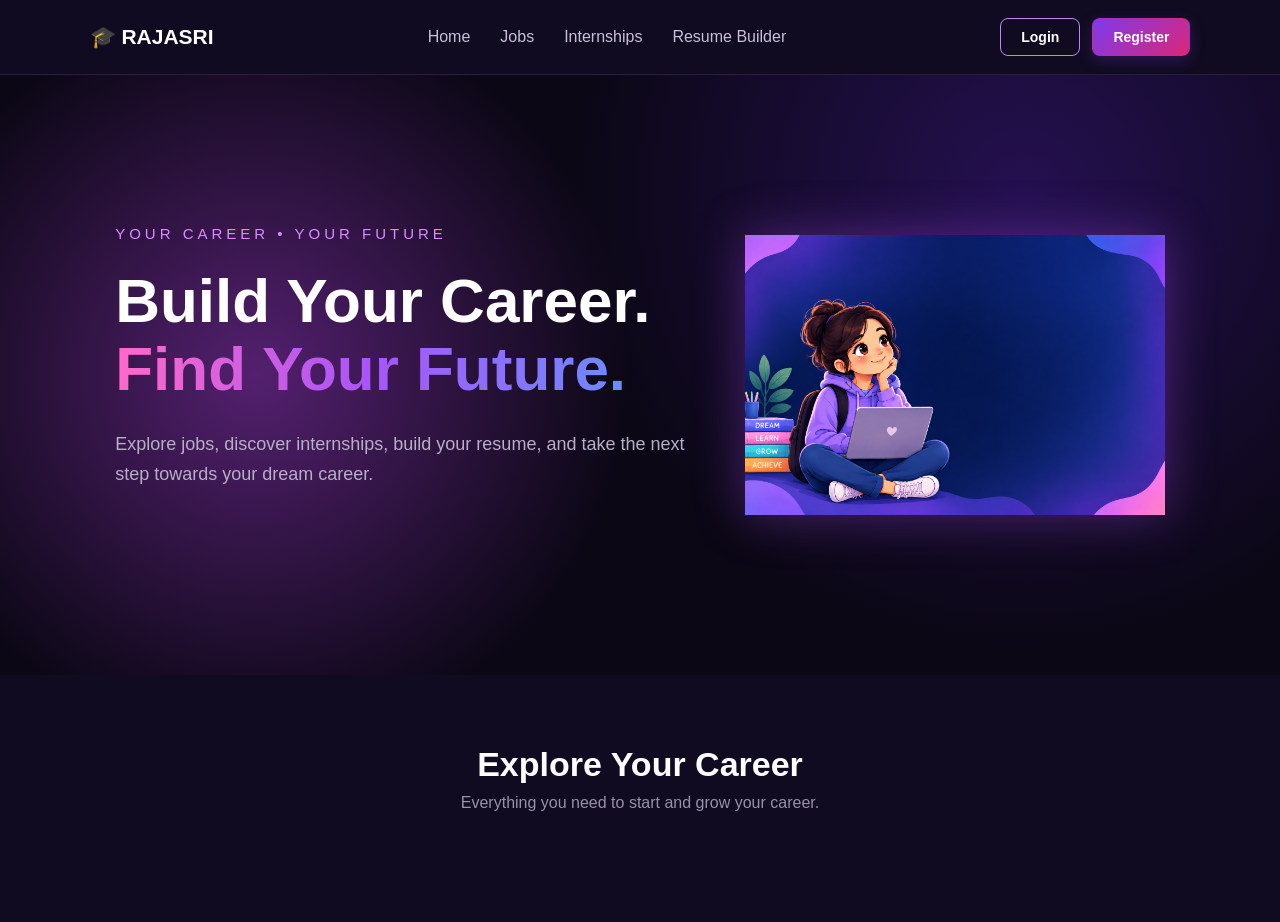
<file: index.html>
<!DOCTYPE html>
<html lang="en">
<head>
    <meta charset="UTF-8">
    <meta name="viewport" content="width=device-width, initial-scale=1.0">

    <title>Student Career Hub</title>

    <link rel="stylesheet" href="style.css">
    
    

</head>

<body>

    <!-- Header -->
    <header class="header">

        <div class="logo">
            🎓 RAJASRI
        </div>

<nav>
    <a href="index.html">Home</a>
    <a href="jobs.html">Jobs</a>
    <a href="internship.html">Internships</a>
    <a href="resume.html">Resume Builder</a>
    
</nav>


       <div class="auth">

    <a href="login.html" class="login-btn">Login</a>

    <a href="register.html" class="register-btn">Register</a>

</div>

    </header>


    <!-- Home Section -->
    <section id="home" class="hero">

        <div class="hero-content">

            <p class="tagline">
                YOUR CAREER • YOUR FUTURE
            </p>

            <h1>
                Build Your Career.
                <br>
                <span>Find Your Future.</span>
            </h1>

            <p class="description">
                Explore jobs, discover internships, build your resume,
                and take the next step towards your dream career.
            </p>

            

        </div>

         <!-- Right Side Photo -->
    <div class="hero-photo">
        <img src="career-girl.png" alt="Career Image">
    </div>


    </section>


    <!-- Career Options -->
    <section class="options">

        <h2>Explore Your Career</h2>

        <p>
            Everything you need to start and grow your career.
        </p>

        

    </section>


    <script src="script.js"></script>

</body>
</html>
</file>
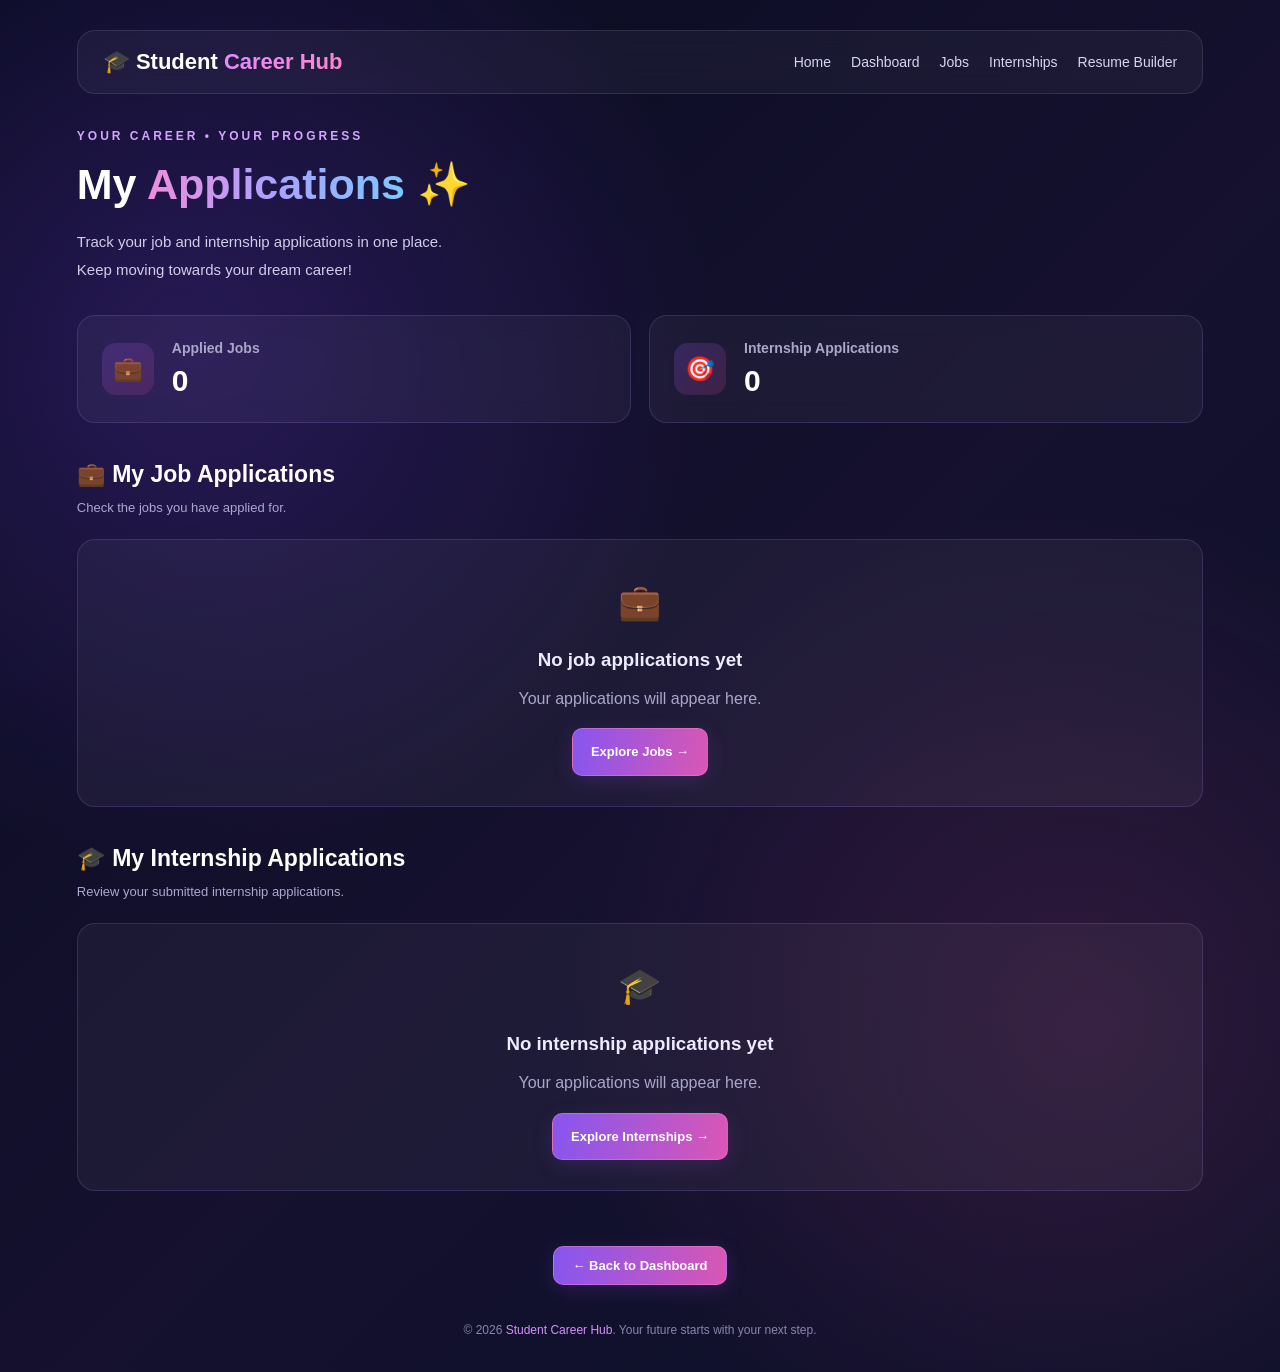
<file: application.html>
<!DOCTYPE html>
<html lang="en">
<head>
    <meta charset="UTF-8">
    <meta name="viewport" content="width=device-width, initial-scale=1.0">

    <title>My Applications | Student Career Hub</title>
    <link rel="stylesheet" href="style.css">

    <style>
        * {
            box-sizing: border-box;
        }

        body {
            margin: 0;
            font-family: "Segoe UI", Arial, sans-serif;
        }

        /* ===== SAME DASHBOARD THEME ===== */

        .dashboard-page {
            min-height: 100vh;
            padding: 30px 6%;
            color: #f8f7ff;
            background:
                radial-gradient(
                    circle at 15% 25%,
                    rgba(129, 66, 255, 0.22),
                    transparent 35%
                ),
                radial-gradient(
                    circle at 85% 75%,
                    rgba(236, 72, 153, 0.15),
                    transparent 35%
                ),
                linear-gradient(
                    135deg,
                    #090b20,
                    #15112f 55%,
                    #0a1028
                );
        }

        a {
            -webkit-tap-highlight-color: transparent;
        }

        /* ===== NAVBAR ===== */

        .dashboard-navbar {
            display: flex;
            align-items: center;
            justify-content: space-between;
            gap: 20px;
            flex-wrap: wrap;
            padding: 18px 25px;
            margin-bottom: 35px;

            background: rgba(255, 255, 255, 0.045);
            border: 1px solid rgba(255, 255, 255, 0.10);
            border-radius: 18px;
            backdrop-filter: blur(15px);
        }

        .dashboard-logo {
            font-size: 22px;
            font-weight: 800;
            color: #ffffff;
            text-decoration: none;
        }

        .dashboard-logo span {
            background: linear-gradient(90deg, #e58bff, #ff85c8);
            -webkit-background-clip: text;
            background-clip: text;
            color: transparent;
        }

        .dashboard-nav {
            display: flex;
            align-items: center;
            gap: 20px;
            flex-wrap: wrap;
        }

        .dashboard-nav a {
            color: #d8d5f1;
            text-decoration: none;
            font-size: 14px;
            transition: 0.3s;
        }

        .dashboard-nav a:hover {
            color: #f19bff;
        }

        .dashboard-logout {
            padding: 10px 17px;
            color: #ffffff !important;
            border: 1px solid rgba(255, 145, 210, 0.6);
            border-radius: 10px;
            background: linear-gradient(
                100deg,
                rgba(135, 73, 255, 0.25),
                rgba(236, 72, 153, 0.20)
            );
        }

        /* ===== PAGE HEADING ===== */

        .applications-heading {
            margin-bottom: 30px;
        }

        .welcome-label {
            color: #d4a4ff;
            font-size: 12px;
            font-weight: 800;
            letter-spacing: 3px;
            margin-bottom: 16px;
        }

        .applications-heading h1 {
            color: #ffffff;
            font-size: clamp(28px, 4vw, 43px);
            line-height: 1.2;
            margin: 0 0 17px;
        }

        .applications-heading h1 span {
            background: linear-gradient(
                90deg,
                #f18cdd,
                #a9a2ff,
                #7bc8ff
            );
            -webkit-background-clip: text;
            background-clip: text;
            color: transparent;
        }

        .applications-heading p {
            color: #d0cde9;
            font-size: 15px;
            line-height: 1.9;
            margin: 0;
        }

        /* ===== SUMMARY CARDS ===== */

        .applications-summary {
            display: grid;
            grid-template-columns: repeat(2, minmax(0, 1fr));
            gap: 18px;
            margin-bottom: 38px;
        }

        .summary-card {
            display: flex;
            align-items: center;
            gap: 18px;
            padding: 24px;

            background: rgba(255, 255, 255, 0.045);
            border: 1px solid rgba(185, 157, 255, 0.17);
            border-radius: 18px;
            backdrop-filter: blur(12px);
            transition: 0.3s;
        }

        .summary-card:hover {
            transform: translateY(-5px);
            border-color: rgba(203, 151, 255, 0.55);
            box-shadow: 0 12px 35px rgba(106, 65, 210, 0.16);
        }

        .summary-icon {
            width: 52px;
            height: 52px;
            flex-shrink: 0;
            display: flex;
            align-items: center;
            justify-content: center;
            font-size: 24px;
            border-radius: 14px;
            background: linear-gradient(
                135deg,
                rgba(139, 92, 246, 0.22),
                rgba(236, 72, 153, 0.16)
            );
        }

        .summary-card h3 {
            color: #aaa7ca;
            font-size: 14px;
            margin: 0 0 8px;
        }

        .summary-number {
            color: #ffffff;
            font-size: 30px;
            font-weight: 800;
        }

        /* ===== APPLICATION SECTIONS ===== */

        .applications-section {
            margin-bottom: 38px;
        }

        .section-heading {
            margin-bottom: 20px;
        }

        .section-heading h2 {
            color: #ffffff;
            font-size: 23px;
            margin: 0 0 8px;
        }

        .section-heading p {
            color: #aaa7d1;
            font-size: 13px;
            margin: 0;
            line-height: 1.8;
        }

        /* ===== APPLICATION CARDS ===== */

        .applications-list {
            display: grid;
            grid-template-columns: repeat(2, minmax(0, 1fr));
            gap: 18px;
        }

        .application-card {
            padding: 24px;
            min-width: 0;

            background: rgba(255, 255, 255, 0.045);
            border: 1px solid rgba(185, 157, 255, 0.17);
            border-radius: 18px;
            backdrop-filter: blur(12px);

            transition: transform 0.3s,
                        border-color 0.3s,
                        box-shadow 0.3s;

            animation: fadeIn 0.5s ease;
        }

        .application-card:hover {
            transform: translateY(-5px);
            border-color: rgba(203, 151, 255, 0.55);
            box-shadow: 0 12px 35px rgba(106, 65, 210, 0.16);
        }

        .application-card h3 {
            color: #eeeaff;
            font-size: 17px;
            line-height: 1.5;
            margin: 0 0 10px;
        }

        .application-organization {
            color: #aaa7ca;
            font-size: 13px;
            line-height: 1.8;
            margin: 0 0 18px;
        }

        .application-status {
            display: inline-flex;
            align-items: center;
            gap: 7px;
            padding: 8px 13px;
            border-radius: 20px;

            color: #a9f5c4;
            background: rgba(45, 190, 105, 0.12);
            border: 1px solid rgba(83, 220, 142, 0.20);

            font-size: 12px;
            font-weight: 700;
        }

        .status-dot {
            width: 7px;
            height: 7px;
            background: #58dc91;
            border-radius: 50%;
        }

        /* ===== EMPTY MESSAGE ===== */

        .empty-message {
            grid-column: 1 / -1;
            text-align: center;
            padding: 30px 20px;

            background: rgba(255, 255, 255, 0.045);
            border: 1px solid rgba(185, 157, 255, 0.17);
            border-radius: 18px;

            color: #aaa7ca;
            line-height: 1.8;
        }

        .empty-icon {
            font-size: 35px;
            margin-bottom: 10px;
        }

        .empty-message h3 {
            color: #eeeaff;
            margin: 0 0 8px;
        }

        /* ===== BUTTONS ===== */

        .applications-button {
            display: inline-block;
            margin-top: 15px;
            padding: 11px 18px;

            color: #ffffff;
            text-decoration: none;
            font-size: 13px;
            font-weight: 700;

            border: 1px solid rgba(255, 145, 210, 0.35);
            border-radius: 10px;

            background: linear-gradient(
                100deg,
                #8656ef,
                #d957b4
            );

            box-shadow: 0 5px 20px rgba(157, 80, 222, 0.18);
            transition: 0.3s;
        }

        .applications-button:hover {
            transform: translateY(-2px);
            box-shadow: 0 8px 25px rgba(157, 80, 222, 0.30);
        }

        .back-button-container {
            text-align: center;
            margin: 40px 0 10px;
        }

        /* ===== FOOTER ===== */

        .dashboard-footer {
            padding: 28px 0 5px;
            text-align: center;
            color: #8985ad;
            font-size: 12px;
        }

        .dashboard-footer span {
            color: #d78fff;
        }

        /* ===== ANIMATION ===== */

        @keyframes fadeIn {
            from {
                opacity: 0;
                transform: translateY(10px);
            }

            to {
                opacity: 1;
                transform: translateY(0);
            }
        }

        /* ===== RESPONSIVE DESIGN ===== */

        @media (max-width: 850px) {
            .applications-list {
                grid-template-columns: 1fr;
            }
        }

        @media (max-width: 700px) {
            .dashboard-page {
                padding: 18px 15px;
            }

            .dashboard-navbar {
                padding: 18px;
                margin-bottom: 25px;
            }

            .dashboard-logo {
                font-size: 19px;
            }

            .dashboard-nav {
                gap: 14px;
            }

            .dashboard-nav a {
                font-size: 12px;
            }

            .applications-heading h1 {
                font-size: 28px;
            }

            .applications-summary {
                grid-template-columns: 1fr;
            }

            .section-heading h2 {
                font-size: 20px;
            }
        }

        @media (prefers-reduced-motion: reduce) {
            *,
            *::before,
            *::after {
                animation: none !important;
                transition: none !important;
            }
        }
    </style>
</head>

<body>

<div class="dashboard-page">

    <!-- ===== NAVBAR ===== -->

    <header class="dashboard-navbar">

        <a href="index.html" class="dashboard-logo">
            🎓 Student <span>Career Hub</span>
        </a>

        <nav class="dashboard-nav">
            <a href="index.html">Home</a>
            <a href="dashboard.html">Dashboard</a>
            <a href="jobs.html">Jobs</a>
            <a href="internship.html">Internships</a>
            <a href="resume.html">Resume Builder</a>
        </nav>

    </header>

    <main>

        <!-- ===== PAGE HEADING ===== -->

        <section class="applications-heading">

            <div class="welcome-label">
                YOUR CAREER • YOUR PROGRESS
            </div>

            <h1>
                My <span>Applications</span> ✨
            </h1>

            <p>
                Track your job and internship applications
                in one place.<br>
                Keep moving towards your dream career!
            </p>

        </section>

        <!-- ===== APPLICATION COUNTS ===== -->

        <section class="applications-summary">

            <article class="summary-card">

                <div class="summary-icon">💼</div>

                <div>
                    <h3>Applied Jobs</h3>
                    <div class="summary-number" id="jobCount">0</div>
                </div>

            </article>

            <article class="summary-card">

                <div class="summary-icon">🎯</div>

                <div>
                    <h3>Internship Applications</h3>
                    <div class="summary-number" id="internshipCount">0</div>
                </div>

            </article>

        </section>

        <!-- ===== JOB APPLICATIONS ===== -->

        <section class="applications-section">

            <div class="section-heading">
                <h2>💼 My Job Applications</h2>
                <p>Check the jobs you have applied for.</p>
            </div>

            <div class="applications-list" id="jobApplications"></div>

        </section>

        <!-- ===== INTERNSHIP APPLICATIONS ===== -->

        <section class="applications-section">

            <div class="section-heading">
                <h2>🎓 My Internship Applications</h2>
                <p>Review your submitted internship applications.</p>
            </div>

            <div class="applications-list" id="internshipApplications"></div>

        </section>

        <div class="back-button-container">
            <a href="dashboard.html" class="applications-button">
                ← Back to Dashboard
            </a>
        </div>

    </main>

    <!-- ===== FOOTER ===== -->

    <footer class="dashboard-footer">
        <p>
            © 2026 <span>Student Career Hub</span>.
            Your future starts with your next step.
        </p>
    </footer>

</div>

<script>
    // ===== GET APPLICATIONS FROM LOCAL STORAGE =====

    const appliedJobs = JSON.parse(
        localStorage.getItem("appliedJobs") || "[]"
    );

    const appliedInternships = JSON.parse(
        localStorage.getItem("appliedInternships") || "[]"
    );

    // ===== UPDATE COUNTS =====

    document.getElementById("jobCount").textContent =
        appliedJobs.length;

    document.getElementById("internshipCount").textContent =
        appliedInternships.length;


    // ===== JOB DETAILS =====
    // IDs must match the IDs saved in jobs.html.

    const jobDetails = {
        java: {
            title: "Java Developer",
            organization: "Software Development Company"
        },

        fullstack: {
            title: "Full Stack Developer",
            organization: "Technology Company"
        },

        web: {
            title: "Web Developer",
            organization: "Web Solutions Company"
        }
    };


    // ===== CREATE APPLICATION CARD =====

    function createApplicationCard(titleText, organizationText) {

        const card = document.createElement("article");
        card.className = "application-card";

        const title = document.createElement("h3");
        title.textContent = titleText;

        const organization = document.createElement("p");
        organization.className = "application-organization";
        organization.textContent = organizationText;

        const status = document.createElement("span");
        status.className = "application-status";

        const dot = document.createElement("span");
        dot.className = "status-dot";

        const statusText = document.createTextNode("Applied");

        status.appendChild(dot);
        status.appendChild(statusText);

        card.appendChild(title);
        card.appendChild(organization);
        card.appendChild(status);

        return card;
    }


    // ===== EMPTY MESSAGE =====

    function showEmptyMessage(
        container,
        icon,
        message,
        pageLink,
        buttonText
    ) {

        const box = document.createElement("div");
        box.className = "empty-message";

        const emoji = document.createElement("div");
        emoji.className = "empty-icon";
        emoji.textContent = icon;

        const heading = document.createElement("h3");
        heading.textContent = message;

        const description = document.createElement("p");
        description.textContent =
            "Your applications will appear here.";

        const link = document.createElement("a");
        link.className = "applications-button";
        link.href = pageLink;
        link.textContent = buttonText;

        box.appendChild(emoji);
        box.appendChild(heading);
        box.appendChild(description);
        box.appendChild(link);

        container.appendChild(box);
    }


    // ===== DISPLAY JOB APPLICATIONS =====

    const jobContainer =
        document.getElementById("jobApplications");

    if (appliedJobs.length === 0) {

        showEmptyMessage(
            jobContainer,
            "💼",
            "No job applications yet",
            "jobs.html",
            "Explore Jobs →"
        );

    } else {

        appliedJobs.forEach(function(job) {

            const details = jobDetails[job.id] || {
                title: job.title || "Job Application",
                organization:
                    job.organization || "Organization not specified"
            };

            const card = createApplicationCard(
                details.title,
                details.organization
            );

            jobContainer.appendChild(card);
        });
    }


    // ===== DISPLAY INTERNSHIP APPLICATIONS =====

    const internshipContainer =
        document.getElementById("internshipApplications");

    if (appliedInternships.length === 0) {

        showEmptyMessage(
            internshipContainer,
            "🎓",
            "No internship applications yet",
            "internship.html",
            "Explore Internships →"
        );

    } else {

        appliedInternships.forEach(function(internship) {

            const card = createApplicationCard(
                internship.title || "Internship Application",
                internship.organization ||
                    "Organization not specified"
            );

            internshipContainer.appendChild(card);
        });
    }
</script>

</body>
</html>
</file>
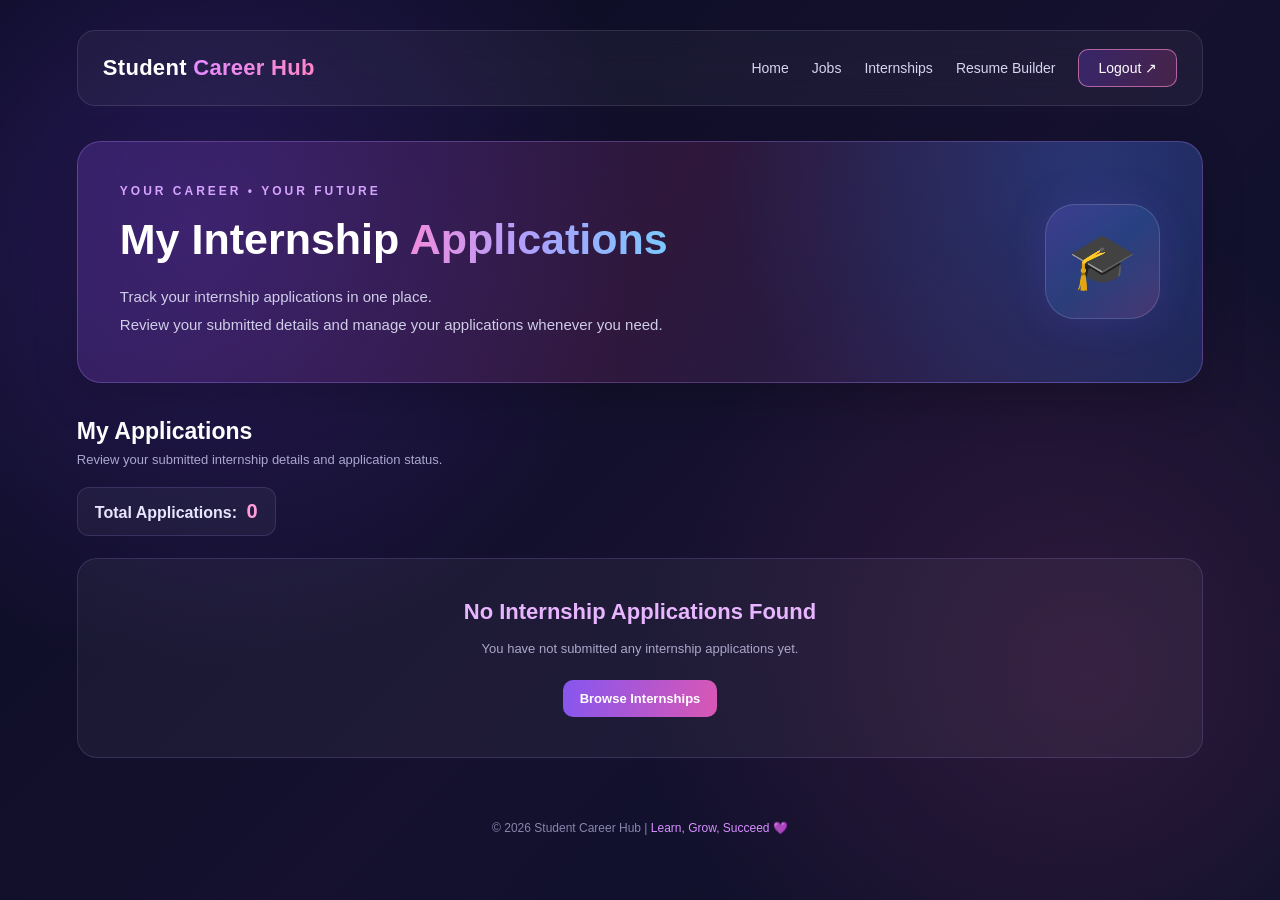
<file: applied-internships.html>
<!DOCTYPE html>
<html lang="en">
<head>
    <meta charset="UTF-8">
    <meta name="viewport" content="width=device-width, initial-scale=1.0">
    <title>My Internship Applications | Student Career Hub</title>

    <style>
        * {
            margin: 0;
            padding: 0;
            box-sizing: border-box;
            font-family: "Segoe UI", Arial, sans-serif;
        }

        body {
            min-height: 100vh;
            color: #f8f7ff;
            background: #090b20;
        }

        .dashboard-page {
            min-height: 100vh;
            padding: 30px 6%;
            color: #f8f7ff;
            background:
                radial-gradient(
                    circle at 15% 25%,
                    rgba(129, 66, 255, 0.22),
                    transparent 35%
                ),
                radial-gradient(
                    circle at 85% 75%,
                    rgba(236, 72, 153, 0.15),
                    transparent 35%
                ),
                linear-gradient(135deg, #090b20, #15112f 55%, #0a1028);
        }

        .dashboard-page * {
            box-sizing: border-box;
        }

        /* NAVBAR */
        .dashboard-navbar {
            display: flex;
            align-items: center;
            justify-content: space-between;
            gap: 20px;
            flex-wrap: wrap;
            padding: 18px 25px;
            margin-bottom: 35px;
            background: rgba(255, 255, 255, 0.045);
            border: 1px solid rgba(255, 255, 255, 0.10);
            border-radius: 18px;
            backdrop-filter: blur(15px);
        }

        .dashboard-logo {
            font-size: 22px;
            font-weight: 800;
            color: #ffffff;
            text-decoration: none;
            letter-spacing: 0.3px;
        }

        .dashboard-logo span {
            background: linear-gradient(90deg, #e58bff, #ff85c8);
            -webkit-background-clip: text;
            background-clip: text;
            color: transparent;
        }

        .dashboard-nav {
            display: flex;
            align-items: center;
            gap: 23px;
            flex-wrap: wrap;
        }

        .dashboard-nav a {
            color: #d8d5f1;
            text-decoration: none;
            font-size: 14px;
            transition: 0.3s;
        }

        .dashboard-nav a:hover {
            color: #f19bff;
        }

        .dashboard-nav .dashboard-logout {
            padding: 10px 19px;
            color: #ffffff;
            border: 1px solid rgba(255, 145, 210, 0.6);
            border-radius: 10px;
            background: linear-gradient(
                100deg,
                rgba(135, 73, 255, 0.25),
                rgba(236, 72, 153, 0.20)
            );
        }

        .dashboard-nav .dashboard-logout:hover {
            background: linear-gradient(100deg, #8955ff, #e85ca9);
            transform: translateY(-2px);
        }

        /* WELCOME SECTION */
        .dashboard-welcome {
            position: relative;
            display: flex;
            justify-content: space-between;
            align-items: center;
            gap: 30px;
            padding: 42px;
            margin-bottom: 35px;
            overflow: hidden;
            border: 1px solid rgba(181, 132, 255, 0.30);
            border-radius: 24px;
            background:
                radial-gradient(
                    circle at 90% 10%,
                    rgba(61, 130, 255, 0.25),
                    transparent 35%
                ),
                linear-gradient(
                    115deg,
                    rgba(111, 63, 190, 0.30),
                    rgba(219, 77, 161, 0.14),
                    rgba(42, 76, 166, 0.20)
                );
            box-shadow: 0 15px 45px rgba(0, 0, 0, 0.18);
        }

        .welcome-text {
            position: relative;
            z-index: 1;
            max-width: 760px;
        }

        .welcome-label {
            color: #d4a4ff;
            font-size: 12px;
            font-weight: 800;
            letter-spacing: 3px;
            margin-bottom: 16px;
        }

        .dashboard-welcome h1 {
            color: #ffffff;
            font-size: clamp(28px, 4vw, 43px);
            line-height: 1.2;
            margin: 0 0 17px;
        }

        .dashboard-welcome h1 span {
            background: linear-gradient(90deg, #f18cdd, #a9a2ff, #7bc8ff);
            -webkit-background-clip: text;
            background-clip: text;
            color: transparent;
        }

        .dashboard-welcome p {
            color: #d0cde9;
            font-size: 15px;
            line-height: 1.9;
            margin: 0;
        }

        .welcome-decoration {
            flex-shrink: 0;
            width: 115px;
            height: 115px;
            display: flex;
            align-items: center;
            justify-content: center;
            font-size: 55px;
            border-radius: 30px;
            background: linear-gradient(
                135deg,
                rgba(133, 100, 255, 0.24),
                rgba(64, 158, 255, 0.16),
                rgba(242, 113, 197, 0.18)
            );
            border: 1px solid rgba(255, 255, 255, 0.15);
            box-shadow: 0 0 40px rgba(136, 89, 255, 0.15);
            animation: gentleFloat 4s ease-in-out infinite;
        }

        @keyframes gentleFloat {
            0%, 100% {
                transform: translateY(0);
            }

            50% {
                transform: translateY(-7px);
            }
        }

        /* SECTION HEADING */
        .dashboard-section {
            margin-bottom: 35px;
        }

        .dashboard-section-heading {
            display: flex;
            justify-content: space-between;
            align-items: center;
            flex-wrap: wrap;
            gap: 10px;
            margin-bottom: 20px;
        }

        .dashboard-section-heading h2 {
            color: #ffffff;
            font-size: 23px;
            margin: 0;
        }

        .dashboard-section-heading p {
            color: #aaa7d1;
            font-size: 13px;
            margin: 7px 0 0;
        }

        /* APPLICATION COUNT */
        .application-count {
            display: inline-block;
            padding: 12px 17px;
            margin-bottom: 22px;
            border-radius: 12px;
            color: #e8e5ff;
            background: rgba(255, 255, 255, 0.045);
            border: 1px solid rgba(185, 157, 255, 0.17);
            font-weight: 700;
        }

        #countElement {
            color: #ff9edb;
            font-size: 20px;
            margin-left: 5px;
        }

        /* APPLICATION CARDS */
        #applicationsContainer {
            display: grid;
            grid-template-columns: repeat(2, minmax(0, 1fr));
            gap: 18px;
        }

        .application-card {
            min-width: 0;
            padding: 24px 22px;
            background: rgba(255, 255, 255, 0.045);
            border: 1px solid rgba(185, 157, 255, 0.17);
            border-radius: 18px;
            backdrop-filter: blur(12px);
            transition:
                transform 0.3s,
                border-color 0.3s,
                box-shadow 0.3s;
            overflow-wrap: anywhere;
        }

        .application-card:hover {
            transform: translateY(-5px);
            border-color: rgba(203, 151, 255, 0.55);
            box-shadow: 0 12px 35px rgba(106, 65, 210, 0.16);
        }

        .application-card h2 {
            color: #e8b5ff;
            font-size: 20px;
            line-height: 1.5;
            margin: 0 0 7px;
        }

        .organization {
            color: #aaa7d1;
            font-size: 13px;
            margin-bottom: 17px;
        }

        .application-card p {
            color: #d0cde9;
            font-size: 13px;
            line-height: 1.8;
            margin: 10px 0;
        }

        .application-card strong {
            color: #cba8ff;
        }

        /* APPLICATION STATUS */
        .status {
            display: inline-block;
            padding: 5px 11px;
            border-radius: 20px;
            background: rgba(67, 219, 224, 0.13);
            border: 1px solid rgba(67, 219, 224, 0.25);
            color: #91e9ec;
            font-size: 12px;
            font-weight: 700;
        }

        /* CANCEL BUTTON */
        .cancel-btn {
            width: 100%;
            padding: 11px 17px;
            margin-top: 17px;
            border: 1px solid rgba(255, 145, 210, 0.45);
            border-radius: 10px;
            background: linear-gradient(
                100deg,
                rgba(135, 73, 255, 0.85),
                rgba(217, 87, 180, 0.85)
            );
            color: #ffffff;
            font-size: 13px;
            font-weight: 700;
            cursor: pointer;
            transition: 0.3s;
        }

        .cancel-btn:hover {
            background: linear-gradient(100deg, #8955ff, #e85ca9);
            transform: translateY(-2px);
            box-shadow: 0 8px 25px rgba(157, 80, 222, 0.25);
        }

        /* EMPTY APPLICATIONS */
        .empty-message {
            grid-column: 1 / -1;
            padding: 40px 25px;
            text-align: center;
            background: rgba(255, 255, 255, 0.045);
            border: 1px solid rgba(185, 157, 255, 0.17);
            border-radius: 20px;
        }

        .empty-message h2 {
            color: #e8b5ff;
            font-size: 22px;
            margin-bottom: 12px;
        }

        .empty-message p {
            color: #aaa7ca;
            font-size: 13px;
            line-height: 1.8;
            margin-bottom: 20px;
        }

        .browse-btn {
            display: inline-block;
            padding: 11px 17px;
            border-radius: 10px;
            background: linear-gradient(100deg, #8656ef, #d957b4);
            color: #ffffff;
            text-decoration: none;
            font-size: 13px;
            font-weight: 700;
            transition: 0.3s;
        }

        .browse-btn:hover {
            transform: translateY(-2px);
            box-shadow: 0 8px 25px rgba(157, 80, 222, 0.3);
        }

        /* FOOTER */
        .dashboard-footer {
            padding: 28px 0 5px;
            text-align: center;
            color: #8985ad;
            font-size: 12px;
        }

        .dashboard-footer span {
            color: #d78fff;
        }

        /* RESPONSIVE DESIGN */
        @media (max-width: 850px) {
            #applicationsContainer {
                grid-template-columns: 1fr;
            }
        }

        @media (max-width: 700px) {
            .dashboard-page {
                padding: 18px 15px;
            }

            .dashboard-navbar {
                padding: 18px;
                margin-bottom: 23px;
            }

            .dashboard-logo {
                font-size: 19px;
            }

            .dashboard-nav {
                gap: 15px;
            }

            .dashboard-nav a {
                font-size: 12px;
            }

            .dashboard-welcome {
                padding: 25px;
                gap: 15px;
            }

            .dashboard-welcome h1 {
                font-size: 28px;
            }

            .dashboard-welcome p {
                font-size: 13px;
            }

            .welcome-decoration {
                width: 75px;
                height: 75px;
                border-radius: 20px;
                font-size: 35px;
            }
        }

        @media (max-width: 430px) {
            .dashboard-welcome {
                display: block;
            }

            .welcome-decoration {
                margin-top: 20px;
            }
        }

        @media (prefers-reduced-motion: reduce) {
            .welcome-decoration {
                animation: none;
            }

            .application-card,
            .cancel-btn,
            .browse-btn {
                transition: none;
            }
        }
    </style>
</head>

<body>

<div class="dashboard-page">

    <!-- NAVBAR -->
    <nav class="dashboard-navbar">
        <a href="index.html" class="dashboard-logo">
            Student <span>Career Hub</span>
        </a>

        <div class="dashboard-nav">
            <a href="index.html">Home</a>
            <a href="jobs.html">Jobs</a>
            <a href="internship.html">Internships</a>
            <a href="resume.html">Resume Builder</a>
            <a href="index.html" class="dashboard-logout">Logout ↗</a>
        </div>
    </nav>

    <main>

        <!-- WELCOME SECTION -->
        <section class="dashboard-welcome">
            <div class="welcome-text">
                <div class="welcome-label">
                    YOUR CAREER • YOUR FUTURE
                </div>

                <h1>
                    My Internship <span>Applications</span>
                </h1>

                <p>
                    Track your internship applications in one place.<br>
                    Review your submitted details and manage your applications whenever you need.
                </p>
            </div>

            <div class="welcome-decoration" aria-hidden="true">
                🎓
            </div>
        </section>

        <!-- APPLICATIONS SECTION -->
        <section class="dashboard-section">

            <div class="dashboard-section-heading">
                <div>
                    <h2>My Applications</h2>
                    <p>
                        Review your submitted internship details and application status.
                    </p>
                </div>
            </div>

            <div class="application-count">
                Total Applications:
                <span id="countElement">0</span>
            </div>

            <div id="applicationsContainer"></div>

        </section>

    </main>

    <!-- FOOTER -->
    <footer class="dashboard-footer">
        © 2026 Student Career Hub |
        <span>Learn, Grow, Succeed</span> 💜
    </footer>

</div>
<script src="script.js"></script>
<script>
    const container = document.getElementById("applicationsContainer");
    const countElement = document.getElementById("countElement");

   // Read applications for the currently logged-in user
function readApplications() {
    try {
        if (typeof isLoggedIn === "function" && isLoggedIn() &&
            typeof getUserData === "function") {

            const applications =
                getUserData("appliedInternships", []);

            return Array.isArray(applications) ? applications : [];
        }

        return [];
    } catch (error) {
        console.error("Error reading applications:", error);
        return [];
    }
}

    // Safely display text
    function safeText(value) {
        const element = document.createElement("span");

        element.textContent =
            value === undefined || value === null || value === ""
                ? "Not provided"
                : String(value);

        return element.innerHTML;
    }

    // Display internship applications
    function displayApplications() {
        const applications = readApplications();

        container.innerHTML = "";
        countElement.textContent = applications.length;

        if (applications.length === 0) {
            container.innerHTML = `
                <div class="empty-message">
                    <h2>No Internship Applications Found</h2>

                    <p>
                        You have not submitted any internship applications yet.
                    </p>

                    <a href="internship.html" class="browse-btn">
                        Browse Internships
                    </a>
                </div>
            `;
            return;
        }

        applications.forEach((application, index) => {
            const card = document.createElement("div");
            card.className = "application-card";

            card.innerHTML = `
                <h2>${safeText(application.title)}</h2>

                <div class="organization">
                    ${safeText(application.organization)}
                </div>

                <p>
                    <strong>Application ID:</strong>
                    ${safeText(application.applicationId)}
                </p>

                <p>
                    <strong>Full Name:</strong>
                    ${safeText(application.fullName)}
                </p>

                <p>
                    <strong>Email:</strong>
                    ${safeText(application.email)}
                </p>

                <p>
                    <strong>Phone:</strong>
                    ${safeText(application.phone)}
                </p>

                <p>
                    <strong>Qualification:</strong>
                    ${safeText(application.qualification)}
                </p>

                <p>
                    <strong>Skills:</strong>
                    ${safeText(application.skills)}
                </p>

                <p>
                    <strong>Reason for Applying:</strong>
                    ${safeText(application.reason)}
                </p>

                <p>
                    <strong>Application Date:</strong>
                    ${safeText(application.applicationDate)}
                </p>

                <p>
                    <strong>Status:</strong>
                    <span class="status">
                        ${safeText(application.status || "Submitted")}
                    </span>
                </p>
            `;

            const cancelButton = document.createElement("button");

            cancelButton.type = "button";
            cancelButton.className = "cancel-btn";
            cancelButton.textContent = "Cancel Application";

            cancelButton.addEventListener("click", function () {
                cancelApplication(index);
            });

            card.appendChild(cancelButton);
            container.appendChild(card);
        });
    }

    // Cancel an internship application
    function cancelApplication(applicationIndex) {
        const confirmed = confirm(
            "Are you sure you want to cancel this internship application?"
        );

        if (!confirmed) {
            return;
        }

        try {
            const applications = readApplications();

            if (
                applicationIndex < 0 ||
                applicationIndex >= applications.length
            ) {
                alert("Application not found. Please refresh the page.");
                displayApplications();
                return;
            }

            // Remove the selected application
            applications.splice(applicationIndex, 1);

            // Update localStorage
            localStorage.setItem(
                "appliedInternships",
                JSON.stringify(applications)
            );

            // Refresh the cards and count
            displayApplications();

            alert("Internship application cancelled successfully! 💜");

        } catch (error) {
            console.error("Error cancelling application:", error);

            alert(
                "Unable to cancel the application. Please check the browser console."
            );
        }
    }

    // Load applications when the page opens
    displayApplications();
</script>

</body>
</html>
</file>
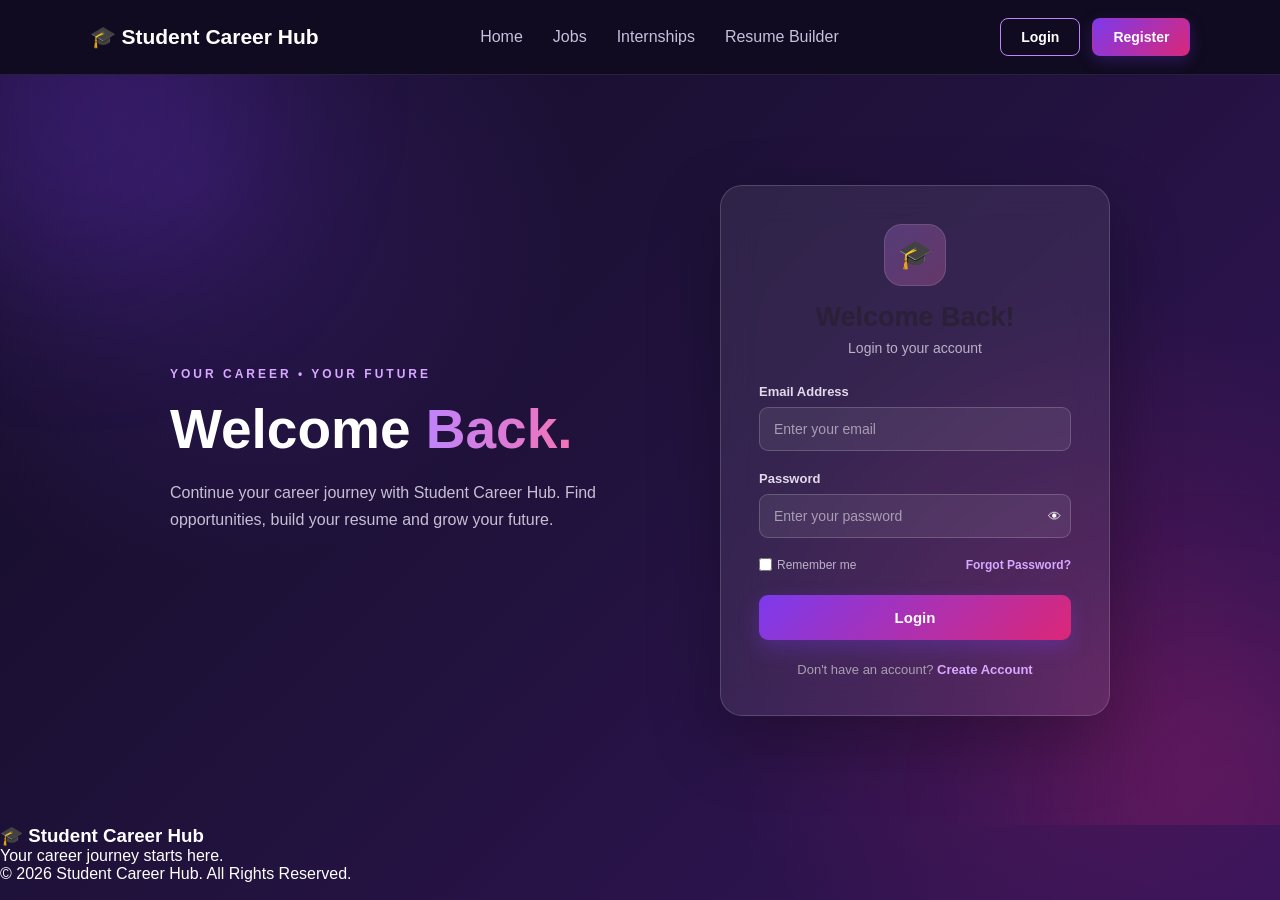
<file: applied-jobs.html>
<!DOCTYPE html>
<html lang="en">
<head>
    <meta charset="UTF-8">
    <meta name="viewport" content="width=device-width, initial-scale=1.0">

    <title>My Applications | Student Career Hub</title>

    <link rel="stylesheet" href="style.css">

    <style>
        * {
            box-sizing: border-box;
        }

        body {
            margin: 0;
            font-family: Arial, sans-serif;
            background: #090b20;
        }

        .page {
            min-height: 100vh;
            padding: 35px 7%;
            color: white;
            background:
                radial-gradient(circle at 15% 20%,
                    rgba(129, 66, 255, 0.2), transparent 35%),
                radial-gradient(circle at 85% 75%,
                    rgba(236, 72, 153, 0.15), transparent 35%),
                linear-gradient(135deg, #090b20, #15112f, #0a1028);
        }

        .header {
            display: flex;
            justify-content: space-between;
            align-items: center;
            flex-wrap: wrap;
            gap: 15px;
            margin-bottom: 25px;
        }

        h1 span {
            color: #d18bff;
        }

        a {
            color: #e1b7ff;
            text-decoration: none;
        }

        .intro {
            color: #c9c5dc;
            line-height: 1.8;
            margin-bottom: 25px;
        }

        .summary {
            padding: 20px;
            margin-bottom: 25px;
            border: 1px solid rgba(190, 130, 255, 0.3);
            border-radius: 15px;
            background: rgba(255, 255, 255, 0.05);
        }

        .summary strong {
            color: #e4b8ff;
            font-size: 24px;
        }

        .applications {
            display: grid;
            grid-template-columns: repeat(auto-fit, minmax(270px, 1fr));
            gap: 20px;
        }

        .application-card {
            padding: 24px;
            border: 1px solid rgba(190, 130, 255, 0.3);
            border-radius: 17px;
            background: rgba(255, 255, 255, 0.06);
            overflow-wrap: anywhere;
        }

        .application-card h2 {
            color: #e4b8ff;
            margin-top: 0;
        }

        .application-card p {
            color: #d0cde0;
            line-height: 1.7;
        }

        .status-row {
            display: flex;
            align-items: center;
            flex-wrap: wrap;
            gap: 12px;
            margin-top: 15px;
        }

        .status {
            display: inline-block;
            padding: 7px 12px;
            border-radius: 20px;
            background: rgba(34, 197, 94, 0.12);
            border: 1px solid rgba(74, 222, 128, 0.25);
            color: #a7f3d0;
            font-size: 13px;
        }

        .cancel-btn {
            padding: 9px 13px;
            border: 1px solid rgba(248, 113, 113, 0.5);
            border-radius: 9px;
            background: rgba(239, 68, 68, 0.13);
            color: #fca5a5;
            font-size: 13px;
            font-weight: bold;
            cursor: pointer;
            transition: 0.2s;
        }

        .cancel-btn:hover {
            background: #dc2626;
            color: white;
        }

        .empty {
            grid-column: 1 / -1;
            text-align: center;
            padding: 35px 20px;
            border: 1px dashed rgba(190, 130, 255, 0.4);
            border-radius: 17px;
        }

        .empty h2 {
            color: #e4b8ff;
        }

        .empty p {
            color: #c9c5dc;
            line-height: 1.8;
        }

        .explore-btn {
            display: inline-block;
            margin-top: 10px;
            padding: 12px 18px;
            border-radius: 10px;
            background: linear-gradient(90deg, #a855f7, #ec4899);
            color: white;
        }

        @media (max-width: 500px) {
            .page {
                padding: 22px 15px;
            }
        }
    </style>
</head>

<body>

<main class="page">

    <header class="header">
        <h1>My <span>Applications 💜</span></h1>

        <a href="dashboard.html">← Dashboard</a>
    </header>

    <p class="intro">
        Review and manage the job applications you have submitted
        through Student Career Hub.
    </p>

    <section class="summary">
        Total Applications:
        <strong id="applicationCount">0</strong>
    </section>

    <section class="applications" id="applicationsList"
             aria-live="polite">
    </section>

</main>

<script src="script.js"></script>

<script>
    const applicationsList =
        document.getElementById("applicationsList");

    const applicationCount =
        document.getElementById("applicationCount");

    // Check that a user is logged in
    if (typeof isLoggedIn !== "function" || !isLoggedIn()) {
        window.location.href = "login.html";
    }

    // Read applications belonging to the current user
    function getApplications() {
        let applications = getUserData("appliedJobs", []);

        if (!Array.isArray(applications)) {
            applications = [];
        }

        return applications;
    }

    // Save applications belonging to the current user
    function saveApplications(applications) {
        setUserData("appliedJobs", applications);
    }

    // Display applications
    function loadApplications() {
        const applications = getApplications();

        applicationCount.textContent = applications.length;
        applicationsList.replaceChildren();

        if (applications.length === 0) {
            const empty = document.createElement("div");
            empty.className = "empty";

            const heading = document.createElement("h2");
            heading.textContent = "No Applications Yet 📩";

            const message = document.createElement("p");
            message.textContent =
                "Apply for a job to see your application details here.";

            const link = document.createElement("a");
            link.href = "jobs.html";
            link.className = "explore-btn";
            link.textContent = "Explore Jobs →";

            empty.append(heading, message, link);
            applicationsList.appendChild(empty);

            return;
        }

        applications.forEach((application, index) => {
            const card = document.createElement("article");
            card.className = "application-card";

            const heading = document.createElement("h2");

            heading.textContent =
                application.title ||
                ({
                    java: "Java Developer",
                    fullstack: "Full Stack Developer",
                    web: "Web Developer"
                }[application.id] || "Job Application");

            const name = document.createElement("p");
            name.textContent =
                "Applicant: " + (application.fullName || "Not provided");

            const email = document.createElement("p");
            email.textContent =
                "Email: " + (application.email || "Not provided");

            const qualification = document.createElement("p");
            qualification.textContent =
                "Qualification: " +
                (application.qualification || "Not provided");

            const date = document.createElement("p");
            date.textContent =
                "Application Date: " +
                (application.applicationDate || "Not available");

            const id = document.createElement("p");
            id.textContent =
                "Application ID: " +
                (application.applicationId || "Legacy record");

            const statusRow = document.createElement("div");
            statusRow.className = "status-row";

            const status = document.createElement("span");
            status.className = "status";
            status.textContent =
                "Status: " + (application.status || "Recorded");

            const cancelButton = document.createElement("button");
            cancelButton.type = "button";
            cancelButton.className = "cancel-btn";
            cancelButton.textContent = "Cancel Application";

            cancelButton.addEventListener("click", function () {
                const jobTitle =
                    application.title ||
                    ({
                        java: "Java Developer",
                        fullstack: "Full Stack Developer",
                        web: "Web Developer"
                    }[application.id] || "this job");

                const confirmed = confirm(
                    "Are you sure you want to cancel your application for " +
                    jobTitle + "?"
                );

                if (!confirmed) {
                    return;
                }

                // Get the latest data before removing the application.
                const latestApplications = getApplications();

                // Use the unique application ID when available.
                let removeIndex = -1;

                if (application.applicationId) {
                    removeIndex = latestApplications.findIndex(
                        item =>
                            item.applicationId === application.applicationId
                    );
                } else {
                    // Legacy records may not have an application ID.
                    removeIndex = latestApplications.indexOf(
                        applications[index]
                    );
                }

                if (removeIndex === -1) {
                    alert(
                        "This application could not be found. Please refresh the page."
                    );
                    loadApplications();
                    return;
                }

                latestApplications.splice(removeIndex, 1);

                // Save the updated list for the current user.
                saveApplications(latestApplications);

                // Refresh the cards and application count.
                loadApplications();

                alert("Application cancelled successfully. 💜");
            });

            statusRow.append(status, cancelButton);

            card.append(
                heading,
                name,
                email,
                qualification,
                date,
                id,
                statusRow
            );

            applicationsList.appendChild(card);
        });
    }

    // Load applications when the page opens
    if (typeof getUserData === "function" &&
        typeof setUserData === "function") {
        loadApplications();
    } else {
        applicationsList.textContent =
            "Unable to load application storage. Please check script.js.";
    }
</script>

</body>
</html>
</file>
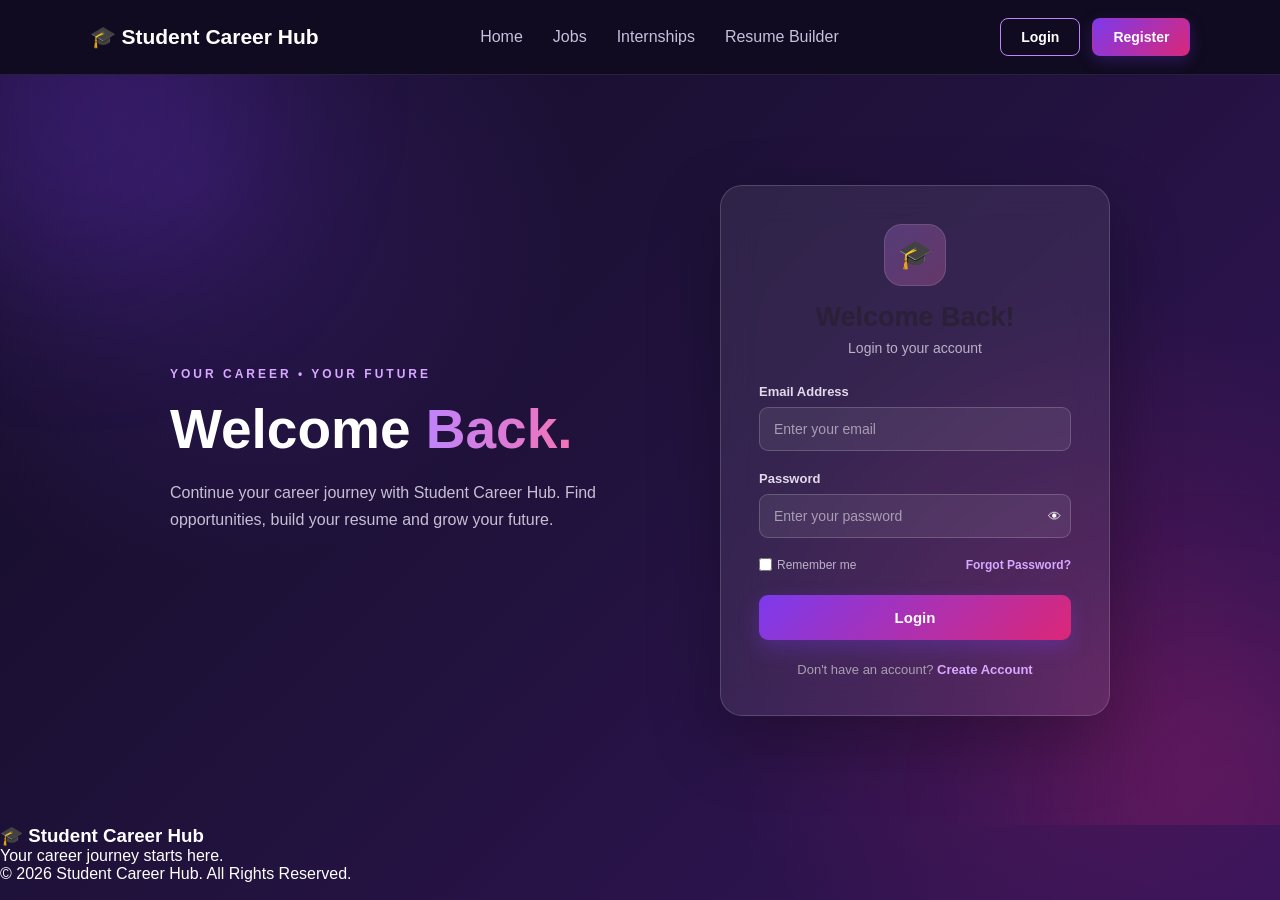
<file: apply.html>
<!DOCTYPE html>

<html lang="en">
<head>
    <meta charset="UTF-8">
    <meta name="viewport" content="width=device-width, initial-scale=1.0">


<title>Apply for Job | Student Career Hub</title>

<link rel="stylesheet" href="style.css">

<style>
    * {
        box-sizing: border-box;
    }

    body {
        margin: 0;
        font-family: Arial, sans-serif;
        background: #090b20;
    }

    .apply-page {
        min-height: 100vh;
        padding: 35px 20px;
        color: white;
        background:
            radial-gradient(circle at 10% 20%,
                rgba(129, 66, 255, 0.2), transparent 35%),
            radial-gradient(circle at 90% 80%,
                rgba(236, 72, 153, 0.16), transparent 35%),
            linear-gradient(135deg, #090b20, #15112f, #0a1028);
    }

    .apply-header {
        max-width: 850px;
        margin: 0 auto 25px;
        display: flex;
        justify-content: space-between;
        align-items: center;
        flex-wrap: wrap;
        gap: 15px;
    }

    .apply-header h1 {
        margin: 0;
        font-size: clamp(25px, 4vw, 35px);
    }

    .apply-header h1 span {
        color: #d18bff;
    }

    .back-link {
        color: #e1b7ff;
        text-decoration: none;
    }

    .form-container {
        max-width: 850px;
        margin: auto;
        padding: 35px;
        border: 1px solid rgba(190, 130, 255, 0.3);
        border-radius: 22px;
        background: rgba(255, 255, 255, 0.055);
        box-shadow: 0 15px 45px rgba(0, 0, 0, 0.2);
    }

    .form-intro {
        color: #c9c5dc;
        line-height: 1.8;
        margin-bottom: 30px;
    }

    .form-section-title {
        color: #e4b8ff;
        font-size: 19px;
        margin: 28px 0 20px;
    }

    .form-grid {
        display: grid;
        grid-template-columns: repeat(2, minmax(0, 1fr));
        gap: 20px;
    }

    .form-group {
        display: flex;
        flex-direction: column;
        gap: 9px;
    }

    .form-group.full-width {
        grid-column: 1 / -1;
    }

    label {
        color: #e5e0f5;
        font-size: 14px;
        font-weight: bold;
    }

    input, select, textarea {
        width: 100%;
        padding: 13px 14px;
        border: 1px solid rgba(190, 130, 255, 0.35);
        border-radius: 10px;
        background: rgba(10, 12, 35, 0.8);
        color: white;
        font-family: inherit;
        font-size: 14px;
        outline: none;
    }

    input:focus, select:focus, textarea:focus {
        border-color: #d18bff;
        box-shadow: 0 0 0 3px rgba(168, 85, 247, 0.12);
    }

    input::placeholder, textarea::placeholder {
        color: #918ba9;
    }

    select option {
        background: #15112f;
        color: white;
    }

    textarea {
        resize: vertical;
        min-height: 110px;
    }

    .selected-job-box {
        padding: 18px;
        margin-bottom: 25px;
        border: 1px solid rgba(190, 130, 255, 0.25);
        border-radius: 14px;
        background: rgba(168, 85, 247, 0.09);
    }

    .selected-job-box p {
        margin: 7px 0;
        color: #c9c5dc;
    }

    .selected-job-box strong {
        color: #e4b8ff;
    }

    .submit-btn {
        width: 100%;
        margin-top: 28px;
        padding: 15px;
        border: none;
        border-radius: 11px;
        background: linear-gradient(90deg, #a855f7, #ec4899);
        color: white;
        font-size: 16px;
        font-weight: bold;
        cursor: pointer;
        transition: 0.3s;
    }

    .submit-btn:hover {
        transform: translateY(-2px);
        box-shadow: 0 8px 25px rgba(190, 80, 230, 0.25);
    }

    .form-actions {
        display: grid;
        grid-template-columns: 1fr 1fr;
        gap: 14px;
        margin-top: 28px;
    }

    .form-actions .submit-btn {
        margin-top: 0;
    }

    .cancel-btn {
        width: 100%;
        padding: 15px;
        border: 1px solid rgba(225, 183, 255, 0.5);
        border-radius: 11px;
        background: rgba(255, 255, 255, 0.06);
        color: #e1b7ff;
        font-size: 16px;
        font-weight: bold;
        cursor: pointer;
        transition: 0.3s;
    }

    .cancel-btn:hover {
        background: rgba(236, 72, 153, 0.14);
        border-color: #ec4899;
    }

    @media (max-width: 600px) {
        .form-actions {
            grid-template-columns: 1fr;
        }
    }

    .form-note {
        color: #aaa7ca;
        text-align: center;
        font-size: 12px;
        line-height: 1.8;
        margin-top: 17px;
    }

    .success-message {
        display: none;
        padding: 16px;
        margin-bottom: 22px;
        border: 1px solid rgba(74, 222, 128, 0.4);
        border-radius: 12px;
        background: rgba(34, 197, 94, 0.1);
        color: #a7f3d0;
        line-height: 1.7;
    }

    @media (max-width: 600px) {
        .apply-page {
            padding: 22px 14px;
        }

        .form-container {
            padding: 23px 18px;
        }

        .form-grid {
            grid-template-columns: 1fr;
        }

        .form-group.full-width {
            grid-column: auto;
        }
    }
   
#fullName {
    color: white !important;
    -webkit-text-fill-color: white !important;
    background-color: #15112f !important;
    opacity: 1 !important;
    caret-color: white;
}

#fullName::placeholder {
    color: #bdb8d8 !important;
    -webkit-text-fill-color: #bdb8d8 !important;
}

/* Fix text visibility in all form fields */
input,
select,
textarea {
    color: #ffffff !important;
    -webkit-text-fill-color: #ffffff !important;
    background-color: #15112f !important;
    opacity: 1 !important;
    caret-color: #ffffff !important;
}

/* Fix placeholder visibility */
input::placeholder,
textarea::placeholder {
    color: #c5bfdc !important;
    -webkit-text-fill-color: #c5bfdc !important;
    opacity: 1 !important;
}

/* Fix date input text and calendar icon */
input[type="date"] {
    color: #ffffff !important;
    -webkit-text-fill-color: #ffffff !important;
    color-scheme: dark;
}

/* Fix dropdown options */
select option {
    color: #ffffff !important;
    background-color: #15112f !important;
}

/* Keep typed text visible */
input,
select,
textarea {
    color: #ffffff !important;
    background-color: #302344 !important;
    -webkit-text-fill-color: #ffffff !important;
    caret-color: #f472b6 !important;
}

/* Keep saved/autofilled details readable */
input:-webkit-autofill,
input:-webkit-autofill:hover,
input:-webkit-autofill:focus,
textarea:-webkit-autofill,
select:-webkit-autofill {
    -webkit-text-fill-color: #ffffff !important;
    -webkit-box-shadow: 0 0 0 1000px #302344 inset !important;
    caret-color: #f472b6 !important;
}

/* Text selection */
input::selection,
textarea::selection {
    background-color: #a855f7 !important;
    color: #ffffff !important;
    -webkit-text-fill-color: #ffffff !important;
}

/* Placeholder */
input::placeholder,
textarea::placeholder {
    color: #d0cde0 !important;
    opacity: 1;
}

/* Dropdown */
select option {
    background-color: #302344 !important;
    color: #ffffff !important;
}




</style>


</head>

<body>

<main class="apply-page">

<header class="apply-header">
    <h1>Job <span>Application 💜</span></h1>

    <a href="jobs.html" class="back-link">
        ← Back to Jobs
    </a>
</header>

<section class="form-container">

    <p class="form-intro">
        Take the next step towards your dream career!
        Complete the form below to record your job application.
    </p>

    <div class="success-message"
         id="successMessage"
         role="status"
         aria-live="polite">
    </div>

    <div class="selected-job-box">
        <p>Selected Position</p>
        <h2 id="selectedJobTitle">Choose a Job</h2>
        <p>
            Company:
            <strong id="selectedCompany">Example Company</strong>
        </p>
    </div>

    <form id="applicationForm">

        <h3 class="form-section-title">👤 Student Details</h3>

        <div class="form-grid">

            <div class="form-group">
                <label for="fullName">Full Name *</label>
                <input
                    type="text"
                    id="fullName"
                    name="fullName"
                    placeholder="Enter your full name"
                    maxlength="100"
                    autocomplete="name"
                    required>
            </div>

            <div class="form-group">
                <label for="email">Email Address *</label>
                <input
                    type="email"
                    id="email"
                    name="email"
                    placeholder="student@example.com"
                    maxlength="254"
                    autocomplete="email"
                    required>
            </div>

            <div class="form-group">
                <label for="phone">Phone Number *</label>
                <input
                    type="tel"
                    id="phone"
                    name="phone"
                    placeholder="Enter 10-digit mobile number"
                    inputmode="numeric"
                    pattern="[0-9]{10}"
                    maxlength="10"
                    autocomplete="tel-national"
                    required>
            </div>

            <div class="form-group">
                <label for="qualification">Qualification *</label>
                <select id="qualification" name="qualification" required>
                    <option value="">Select qualification</option>
                    <option value="BCA">BCA</option>
                    <option value="BSc Computer Science">B.Sc. Computer Science</option>
                    <option value="BSc IT">B.Sc. IT</option>
                    <option value="BTech">B.Tech</option>
                    <option value="BE">B.E.</option>
                    <option value="MCA">MCA</option>
                    <option value="Other">Other</option>
                </select>
            </div>

            <div class="form-group full-width">
                <label for="skills">Technical Skills *</label>
                <input
                    type="text"
                    id="skills"
                    name="skills"
                    placeholder="Example: Java, HTML, CSS, SQL"
                    maxlength="300"
                    required>
            </div>

            <div class="form-group full-width">
                <label for="experience">Project / Experience Details</label>
                <textarea
                    id="experience"
                    name="experience"
                    maxlength="1500"
                    placeholder="Describe your academic projects or relevant experience"></textarea>
            </div>

        </div>

        <h3 class="form-section-title">💼 Job Details</h3>

        <div class="form-grid">

            <div class="form-group">
                <label for="jobRole">Job Role *</label>

                <select id="jobRole" name="jobRole" required>
                    <option value="">Select job role</option>
                    <option value="java">Java Developer</option>
                    <option value="fullstack">Full Stack Developer</option>
                    <option value="web">Web Developer</option>
                </select>
            </div>

            <div class="form-group">
                <label for="applicationDate">Application Date</label>

                <input
                    type="date"
                    id="applicationDate"
                    name="applicationDate"
                    readonly>
            </div>

        </div>

        <div class="form-actions">
            <button type="submit" class="submit-btn">
                Submit Application →
            </button>
            <button type="button" class="cancel-btn" id="cancelApplication">
                Cancel Application
            </button>
        </div>

        <p class="form-note">
            * Required fields. This demo stores application details
            in this browser only. It does not submit them to a real employer.
        </p>

    </form>

</section>


</main>


 
<script src="script.js"></script>

<script>
    const availableJobs = {
        java: {
            title: "Java Developer",
            company: "Example Company"
        },
        fullstack: {
            title: "Full Stack Developer",
            company: "Example Company"
        },
        web: {
            title: "Web Developer",
            company: "Example Company"
        }
    };

    const jobRole = document.getElementById("jobRole");
    const selectedJobTitle = document.getElementById("selectedJobTitle");
    const selectedCompany = document.getElementById("selectedCompany");
    const applicationDate = document.getElementById("applicationDate");
    const applicationForm = document.getElementById("applicationForm");
    const successMessage = document.getElementById("successMessage");

    // Only logged-in users can apply
    if (!isLoggedIn()) {
        window.location.href = "login.html";
    }

    function setTodayDate() {
        const now = new Date();

        applicationDate.value = new Date(
            now.getTime() - now.getTimezoneOffset() * 60000
        ).toISOString().slice(0, 10);
    }

    function updateSelectedJob() {
        const job = availableJobs[jobRole.value];

        selectedJobTitle.textContent =
            job ? job.title : "Choose a Job";

        selectedCompany.textContent =
            job ? job.company : "Example Company";
    }

    const params = new URLSearchParams(window.location.search);
    const requestedJob = params.get("job");

    if (availableJobs[requestedJob]) {
        jobRole.value = requestedJob;
    }

    jobRole.addEventListener("change", updateSelectedJob);

    setTodayDate();
    updateSelectedJob();

    // Cancel the form without saving an application
    document.getElementById("cancelApplication").addEventListener("click", function() {
        const shouldCancel = confirm(
            "Cancel this application form? Your details will not be saved."
        );

        if (shouldCancel) {
            window.location.href = "jobs.html";
        }
    });

    applicationForm.addEventListener("submit", function(event) {
        event.preventDefault();

        if (!isLoggedIn()) {
            window.location.href = "login.html";
            return;
        }

        if (!applicationForm.reportValidity()) {
            return;
        }

        const selectedJob = availableJobs[jobRole.value];

        if (!selectedJob) {
            alert("Please select a valid job role.");
            return;
        }

        // Read applications belonging to this account
        let applications = getUserData("appliedJobs", []);

        if (!Array.isArray(applications)) {
            applications = [];
        }

        // Prevent duplicate applications for the same job
        const alreadyApplied = applications.some(
            app => app.id === jobRole.value
        );

        if (alreadyApplied) {
            alert("You have already applied for this job. 💜");
            return;
        }

        const application = {
            applicationId:
                "APP-" + Date.now() + "-" +
                Math.random().toString(36).slice(2, 7),

            id: jobRole.value,
            title: selectedJob.title,
            company: selectedJob.company,

            fullName: document.getElementById("fullName").value.trim(),
            email: document.getElementById("email").value.trim(),
            phone: document.getElementById("phone").value.trim(),
            qualification: document.getElementById("qualification").value,
            skills: document.getElementById("skills").value.trim(),
            experience: document.getElementById("experience").value.trim(),

            applicationDate: applicationDate.value,
            status: "Submitted"
        };

        if (
            !application.fullName ||
            !application.email ||
            !application.phone ||
            !application.qualification ||
            !application.skills
        ) {
            alert("Please complete all required fields.");
            return;
        }

        applications.push(application);

        // Save to the current user's storage
        setUserData("appliedJobs", applications);

        // Refresh the user's applied job count in dashboard
        successMessage.textContent =
            "Application recorded successfully! 💜 Your application ID is " +
            application.applicationId + ".";

        successMessage.style.display = "block";

        applicationForm.reset();
        setTodayDate();
        updateSelectedJob();

        window.scrollTo({
            top: 0,
            behavior: "smooth"
        });
    });
</script>



</body>
</html>
</file>
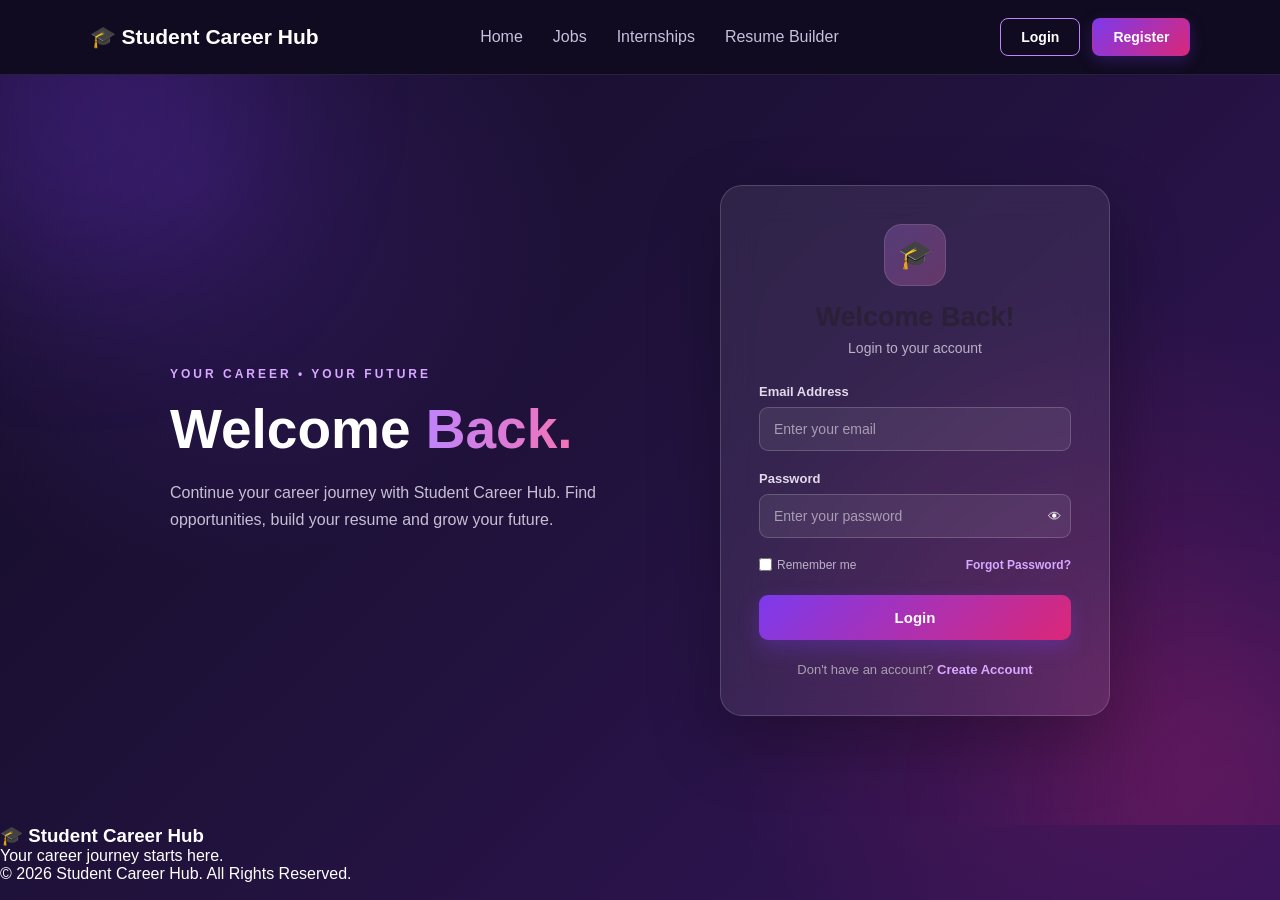
<file: dashboard.html>
<!DOCTYPE html>
<html lang="en">
<head>
    <meta charset="UTF-8">
    <meta name="viewport" content="width=device-width, initial-scale=1.0">

    <title>Dashboard | Student Career Hub</title>

    <link rel="stylesheet" href="style.css">

    <style>
        /* ===== DASHBOARD THEME ===== */

        .dashboard-page {
            min-height: 100vh;
            padding: 30px 6%;
            color: #f8f7ff;
            background:
                radial-gradient(
                    circle at 15% 25%,
                    rgba(129, 66, 255, 0.22),
                    transparent 35%
                ),
                radial-gradient(
                    circle at 85% 75%,
                    rgba(236, 72, 153, 0.15),
                    transparent 35%
                ),
                linear-gradient(135deg, #090b20, #15112f 55%, #0a1028);

            box-sizing: border-box;
        }

        .dashboard-page * {
            box-sizing: border-box;
        }

        .dashboard-page a {
            -webkit-tap-highlight-color: transparent;
        }

        /* ===== TOP NAVBAR ===== */

        .dashboard-navbar {
            display: flex;
            align-items: center;
            justify-content: space-between;
            gap: 20px;
            flex-wrap: wrap;
            padding: 18px 25px;
            margin-bottom: 35px;

            background: rgba(255, 255, 255, 0.045);
            border: 1px solid rgba(255, 255, 255, 0.10);
            border-radius: 18px;
            backdrop-filter: blur(15px);
        }

        .dashboard-logo {
            font-size: 22px;
            font-weight: 800;
            color: #ffffff;
            text-decoration: none;
            letter-spacing: 0.3px;
        }

        .dashboard-logo span {
            background: linear-gradient(90deg, #e58bff, #ff85c8);
            -webkit-background-clip: text;
            background-clip: text;
            color: transparent;
        }

        .dashboard-nav {
            display: flex;
            align-items: center;
            gap: 23px;
            flex-wrap: wrap;
        }

        .dashboard-nav a {
            color: #d8d5f1;
            text-decoration: none;
            font-size: 14px;
            transition: 0.3s;
        }

        .dashboard-nav a:hover {
            color: #f19bff;
        }

        .dashboard-logout {
            padding: 10px 19px;
            color: #ffffff !important;
            text-decoration: none;
            border: 1px solid rgba(255, 145, 210, 0.6);
            border-radius: 10px;
            background: linear-gradient(
                100deg,
                rgba(135, 73, 255, 0.25),
                rgba(236, 72, 153, 0.20)
            );
            transition: 0.3s;
        }

        .dashboard-logout:hover {
            background: linear-gradient(100deg, #8955ff, #e85ca9);
            transform: translateY(-2px);
        }

        /* ===== WELCOME SECTION ===== */

        .dashboard-welcome {
            position: relative;
            display: flex;
            justify-content: space-between;
            align-items: center;
            gap: 30px;

            padding: 42px;
            margin-bottom: 35px;
            overflow: hidden;

            border: 1px solid rgba(181, 132, 255, 0.30);
            border-radius: 24px;

            background:
                radial-gradient(
                    circle at 90% 10%,
                    rgba(61, 130, 255, 0.25),
                    transparent 35%
                ),
                linear-gradient(
                    115deg,
                    rgba(111, 63, 190, 0.30),
                    rgba(219, 77, 161, 0.14),
                    rgba(42, 76, 166, 0.20)
                );

            box-shadow: 0 15px 45px rgba(0, 0, 0, 0.18);
        }

        .welcome-text {
            position: relative;
            z-index: 1;
            max-width: 680px;
        }

        .welcome-label {
            color: #d4a4ff;
            font-size: 12px;
            font-weight: 800;
            letter-spacing: 3px;
            margin-bottom: 16px;
        }

        .dashboard-welcome h1 {
            color: #ffffff;
            font-size: clamp(28px, 4vw, 43px);
            line-height: 1.2;
            margin: 0 0 17px;
        }

        .dashboard-welcome h1 span {
            background: linear-gradient(90deg, #f18cdd, #a9a2ff, #7bc8ff);
            -webkit-background-clip: text;
            background-clip: text;
            color: transparent;
        }

        .dashboard-welcome p {
            color: #d0cde9;
            font-size: 15px;
            line-height: 1.9;
            margin: 0;
        }

        .welcome-decoration {
            flex-shrink: 0;
            width: 145px;
            height: 145px;
            display: flex;
            align-items: center;
            justify-content: center;

            font-size: 70px;
            border-radius: 35px;

            background: linear-gradient(
                135deg,
                rgba(133, 100, 255, 0.24),
                rgba(64, 158, 255, 0.16),
                rgba(242, 113, 197, 0.18)
            );

            border: 1px solid rgba(255, 255, 255, 0.15);
            box-shadow: 0 0 40px rgba(136, 89, 255, 0.15);
            animation: gentleFloat 4s ease-in-out infinite;
        }

        @keyframes gentleFloat {
            0%, 100% {
                transform: translateY(0);
            }

            50% {
                transform: translateY(-7px);
            }
        }

        /* ===== SECTION HEADINGS ===== */

        .dashboard-section {
            margin-bottom: 35px;
        }

        .dashboard-section-heading {
            display: flex;
            justify-content: space-between;
            align-items: center;
            flex-wrap: wrap;
            gap: 10px;
            margin-bottom: 20px;
        }

        .dashboard-section-heading h2 {
            color: #ffffff;
            font-size: 23px;
            margin: 0;
        }

        .dashboard-section-heading p {
            color: #aaa7d1;
            font-size: 13px;
            margin: 7px 0 0;
        }

        /* ===== ACTIVITY CARDS ===== */

        .dashboard-cards {
            display: grid;
            grid-template-columns: repeat(4, minmax(0, 1fr));
            gap: 18px;
        }

        .dashboard-card {
            position: relative;
            min-width: 0;
            padding: 24px 20px;

            background: rgba(255, 255, 255, 0.045);
            border: 1px solid rgba(185, 157, 255, 0.17);
            border-radius: 18px;

            backdrop-filter: blur(12px);
            transition: transform 0.3s, border-color 0.3s,
                        box-shadow 0.3s;
        }

        .dashboard-card:hover {
            transform: translateY(-5px);
            border-color: rgba(203, 151, 255, 0.55);
            box-shadow: 0 12px 35px rgba(106, 65, 210, 0.16);
        }

        .card-icon {
            width: 49px;
            height: 49px;
            display: flex;
            align-items: center;
            justify-content: center;

            border-radius: 14px;
            font-size: 23px;
            margin-bottom: 20px;
        }

        .icon-purple {
            background: rgba(142, 91, 255, 0.18);
        }

        .icon-pink {
            background: rgba(242, 100, 187, 0.16);
        }

        .icon-blue {
            background: rgba(73, 151, 255, 0.16);
        }

        .icon-cyan {
            background: rgba(67, 219, 224, 0.13);
        }

        .dashboard-card h3 {
            color: #e8e5ff;
            font-size: 15px;
            line-height: 1.5;
            margin: 0 0 12px;
        }

        .dashboard-card-number {
            color: #ffffff;
            font-size: 29px;
            font-weight: 800;
            margin-bottom: 12px;
        }

        .dashboard-card p {
            color: #aaa7ca;
            font-size: 12px;
            line-height: 1.8;
            margin: 0 0 18px;
        }

        .dashboard-card-link {
            display: inline-block;
            color: #d7a0ff;
            font-size: 13px;
            font-weight: 700;
            text-decoration: none;
            transition: color 0.3s;
        }

        .dashboard-card-link:hover {
            color: #ff9edb;
        }

        /* ===== LOWER DASHBOARD PANELS ===== */

        .dashboard-bottom-grid {
            display: grid;
            grid-template-columns: 1.5fr 1fr;
            gap: 22px;
        }

        .dashboard-panel {
            min-width: 0;
            padding: 27px;

            background: rgba(255, 255, 255, 0.045);
            border: 1px solid rgba(185, 157, 255, 0.17);
            border-radius: 20px;

            backdrop-filter: blur(12px);
        }

        .dashboard-panel h2 {
            color: #ffffff;
            font-size: 20px;
            margin: 0 0 8px;
        }

        .panel-description {
            color: #aaa7ca;
            font-size: 13px;
            line-height: 1.8;
            margin: 0 0 15px;
        }

        /* ===== OPPORTUNITY LIST ===== */

        .opportunity-item {
            display: flex;
            align-items: flex-start;
            gap: 15px;
            padding: 19px 0;
            border-bottom: 1px solid rgba(255, 255, 255, 0.09);
        }

        .opportunity-item:last-child {
            border-bottom: none;
            padding-bottom: 0;
        }

        .opportunity-icon {
            flex-shrink: 0;
            width: 43px;
            height: 43px;
            display: flex;
            align-items: center;
            justify-content: center;

            font-size: 20px;
            border-radius: 12px;
            background: linear-gradient(
                135deg,
                rgba(139, 92, 246, 0.22),
                rgba(236, 72, 153, 0.16)
            );
        }

        .opportunity-info {
            flex: 1;
            min-width: 0;
        }

        .opportunity-info h3 {
            color: #eeeaff;
            font-size: 15px;
            margin: 2px 0 7px;
        }

        .opportunity-info p {
            color: #aaa7ca;
            font-size: 12px;
            line-height: 1.8;
            margin: 0 0 10px;
        }

        .opportunity-link {
            color: #c8a2ff;
            text-decoration: none;
            font-size: 13px;
            font-weight: 700;
        }

        .opportunity-link:hover {
            color: #ff9edb;
        }

        /* ===== RESUME STATUS ===== */

        .resume-status-box {
            padding: 19px;
            margin-top: 20px;
            border-radius: 15px;

            background: linear-gradient(
                110deg,
                rgba(135, 83, 255, 0.13),
                rgba(236, 72, 153, 0.09)
            );

            border: 1px solid rgba(188, 141, 255, 0.18);
        }

        .resume-status-label {
            color: #aaa7ca;
            font-size: 12px;
            margin-bottom: 10px;
        }

        .resume-status-value {
            color: #ffb0df;
            font-size: 20px;
            font-weight: 800;
            margin-bottom: 12px;
        }

        .resume-status-box p {
            color: #c1bddc;
            font-size: 13px;
            line-height: 1.8;
            margin: 0 0 17px;
        }

        .resume-button {
            display: inline-block;
            padding: 11px 17px;
            border-radius: 10px;

            color: #ffffff;
            text-decoration: none;
            font-size: 13px;
            font-weight: 700;

            background: linear-gradient(100deg, #8656ef, #d957b4);
            box-shadow: 0 5px 20px rgba(157, 80, 222, 0.18);
            transition: transform 0.3s, box-shadow 0.3s;
        }

        .resume-button:hover {
            transform: translateY(-2px);
            box-shadow: 0 8px 25px rgba(157, 80, 222, 0.30);
        }

        /* ===== FOOTER ===== */

        .dashboard-footer {
            padding: 28px 0 5px;
            text-align: center;
            color: #8985ad;
            font-size: 12px;
        }

        .dashboard-footer span {
            color: #d78fff;
        }

        /* ===== RESPONSIVE DESIGN ===== */

        @media (max-width: 1050px) {
            .dashboard-cards {
                grid-template-columns: repeat(2, minmax(0, 1fr));
            }

            .dashboard-bottom-grid {
                grid-template-columns: 1fr;
            }
        }

        @media (max-width: 700px) {
            .dashboard-page {
                padding: 18px 15px;
            }

            .dashboard-navbar {
                padding: 18px;
                margin-bottom: 23px;
            }

            .dashboard-logo {
                font-size: 19px;
            }

            .dashboard-nav {
                gap: 15px;
            }

            .dashboard-nav a {
                font-size: 12px;
            }

            .dashboard-welcome {
                padding: 25px;
                gap: 15px;
            }

            .dashboard-welcome h1 {
                font-size: 28px;
            }

            .dashboard-welcome p {
                font-size: 13px;
            }

            .welcome-decoration {
                width: 75px;
                height: 75px;
                border-radius: 20px;
                font-size: 35px;
            }

            .dashboard-section-heading h2 {
                font-size: 20px;
            }

            .dashboard-card {
                padding: 20px;
            }

            .dashboard-panel {
                padding: 21px;
            }
        }

        @media (max-width: 430px) {
            .dashboard-welcome {
                display: block;
            }

            .welcome-decoration {
                margin-top: 20px;
            }

            .dashboard-cards {
                grid-template-columns: 1fr;
            }

            .dashboard-nav {
                gap: 12px;
            }
        }

        @media (prefers-reduced-motion: reduce) {
            .welcome-decoration {
                animation: none;
            }

            .dashboard-card,
            .dashboard-logout,
            .resume-button {
                transition: none;
            }
        }

      

    </style>
</head>

<body>

<div class="dashboard-page">

    <!-- ===== NAVBAR ===== -->

    <header class="dashboard-navbar">

        <a href="index.html" class="dashboard-logo">
            🎓 Student <span>Career Hub</span>
        </a>

        <nav class="dashboard-nav" aria-label="Dashboard navigation">

            <a href="index.html">Home</a>

            <a href="jobs.html">Jobs</a>

            <a href="internship.html">Internships</a>

            <a href="resume.html">Resume Builder</a>

            <a href="index.html"
               class="dashboard-logout"
               onclick="return confirm('Are you sure you want to logout?')">
                Logout ↗
            </a>

        </nav>

    </header>


    <main>

        <!-- ===== WELCOME SECTION ===== -->

        <section class="dashboard-welcome">

            <div class="welcome-text">

                <div class="welcome-label">
                    YOUR CAREER • YOUR FUTURE
                </div>

                <h1>
                    Welcome Back,<br>
                    <span id="studentName">Student!</span> ✨
                </h1>

                <p>
                    Your career journey continues here.<br>
                    Track your progress, explore new opportunities,
                    and take the next step towards your dream career.
                </p>

            </div>

            <div class="welcome-decoration" aria-hidden="true">
                🎓
            </div>

        </section>


        <!-- ===== CAREER ACTIVITIES ===== -->

        <section class="dashboard-section">

            <div class="dashboard-section-heading">

                <div>
                    <h2>My Career Activities</h2>

                    <p>
                        Keep track of your jobs, internships and resume.
                    </p>
                </div>

            </div>


            <div class="dashboard-cards">

                <!-- SAVED JOBS -->

                <article class="dashboard-card">

                    <div class="card-icon icon-purple">
                        💼
                    </div>

                    <h3>Saved Jobs</h3>

                    <div class="dashboard-card-number" id="savedJobsCount">0</div>

                    <p>
                        Your saved job opportunities will appear here
                        when the save feature is connected.
                    </p>

                   <a href="saved-jobs.html" class="dashboard-card-link">
    View Saved Jobs →
</a>

                </article>


                <!-- APPLIED JOBS -->

                <article class="dashboard-card">

                    <div class="card-icon icon-pink">
                        📩
                    </div>

                    <h3>Applied Jobs</h3>

                    <div class="dashboard-card-number" id="appliedJobsCount">0</div>

                    <p>
                        Track your submitted job applications
                        when application tracking is available.
                    </p>

                   <a href="applied-jobs.html" class="dashboard-card-link">
    View My Applications →
</a>
                </article>


                <!-- INTERNSHIP APPLICATIONS -->

                <article class="dashboard-card">

                    <div class="card-icon icon-blue">
                        🎯
                    </div>

                    <h3>Internship Applications</h3>

                   <div class="dashboard-card-number" id="internshipCount">0</div>

                    <p>
                        Keep track of your internship applications
                        and discover learning opportunities.
                    </p>

                    <a href="internship.html" class="dashboard-card-link">
                        Find Internships →
                    </a>
                        <a href="applied-internships.html">
    Applied Internships
</a>

                </article>


                <!-- RESUME STATUS -->

                <article class="dashboard-card">

                    <div class="card-icon icon-cyan">
                        📄
                    </div>

                    <h3>Resume Status</h3>

                    <div class="dashboard-card-number" id="resumeStatus">
    Not Created Yet
</div>

                    <p>
                        Create a professional resume to showcase
                        your education, skills and projects.
                    </p>

                    <a href="resume.html" class="dashboard-card-link">
                        Build Resume →
                    </a>

                </article>

            </div>

        </section>


        <!-- ===== RECOMMENDED OPPORTUNITIES AND RESUME ===== -->

        <section class="dashboard-bottom-grid">

            <!-- RECOMMENDED OPPORTUNITIES -->

            <div class="dashboard-panel">

                <h2>✨ Recommended Opportunities</h2>

                <p class="panel-description">
                    Explore opportunities related to your technical
                    interests and career goals.
                </p>


                <article class="opportunity-item">

                    <div class="opportunity-icon">
                        ☕
                    </div>

                    <div class="opportunity-info">

                        <h3>Java Developer</h3>

                        <p>
                            Develop your Java, OOP, SQL and
                            application development skills.
                        </p>

                        <a href="jobs.html" class="opportunity-link">
                            Explore Jobs →
                        </a>

                    </div>

                </article>


                <article class="opportunity-item">

                    <div class="opportunity-icon">
                        💻
                    </div>

                    <div class="opportunity-info">

                        <h3>Full Stack Developer</h3>

                        <p>
                            Explore frontend and backend development
                            and learn to build web applications.
                        </p>

                        <a href="jobs.html" class="opportunity-link">
                            Explore Opportunities →
                        </a>

                    </div>

                </article>


                <article class="opportunity-item">

                    <div class="opportunity-icon">
                        🌐
                    </div>

                    <div class="opportunity-info">

                        <h3>Web Development Internship</h3>

                        <p>
                            Practise HTML, CSS and JavaScript
                            through practical web projects.
                        </p>

                        <a href="internship.html" class="opportunity-link">
                            Find Internships →
                        </a>

                    </div>

                </article>

            </div>


            <!-- RESUME STATUS PANEL -->

            <div class="dashboard-panel">

                <h2>📄 Build Your Resume</h2>

                <p class="panel-description">
                    Make your skills and academic projects stand out
                    with a professional resume.
                </p>


                <div class="resume-status-box">

                    <div class="resume-status-label">
                        CURRENT RESUME STATUS
                    </div>

                    <div class="resume-status-value">
                        Not Created Yet
                    </div>

                    <p>
                        Start preparing your resume for job applications
                        and internship opportunities.
                    </p>

                    <a href="resume.html" class="resume-button">
                        Open Resume Builder →
                    </a>

                </div>

            </div>

        </section>

    </main>


    <!-- ===== FOOTER ===== -->

    <footer class="dashboard-footer">

        <p>
            © 2026 <span>Student Career Hub</span>.
            Your future starts with your next step.
        </p>

    </footer>

</div>


<script src="script.js"></script>

<script>
document.addEventListener("DOMContentLoaded", function () {

    // Check login
    if (typeof isLoggedIn !== "function" || !isLoggedIn()) {
        window.location.href = "login.html";
        return;
    }

    // Student name
    const nameElement = document.getElementById("studentName");

    if (nameElement && typeof getStudentName === "function") {
        nameElement.textContent = getStudentName() + "!";
    }

    // Read data belonging to the logged-in user
    const savedJobs = getUserData("savedJobs", []);
    const appliedJobs = getUserData("appliedJobs", []);
    const appliedInternships = getUserData("appliedInternships", []);

    // Update saved jobs count
    const savedJobsCount = document.getElementById("savedJobsCount");

    if (savedJobsCount) {
        savedJobsCount.textContent = Array.isArray(savedJobs)
            ? savedJobs.length
            : 0;
    }

    // Update applied jobs count
    const appliedJobsCount = document.getElementById("appliedJobsCount");

    if (appliedJobsCount) {
        appliedJobsCount.textContent = Array.isArray(appliedJobs)
            ? appliedJobs.length
            : 0;
    }

    // Update internship applications count
    const internshipCount = document.getElementById("internshipCount");

    if (internshipCount) {
        internshipCount.textContent = Array.isArray(appliedInternships)
            ? appliedInternships.length
            : 0;
    }
const resume = getUserData("studentResume", null);
const resumeCreated = getUserData("resumeCreated", false);

const statusText =
    resumeCreated === true && resume !== null
        ? "Created ✅"
        : "Not Created Yet";

const resumeStatus = document.getElementById("resumeStatus");
if (resumeStatus) {
    resumeStatus.textContent = statusText;
}

const lowerResumeStatus =
    document.getElementById("resume-status-value");

if (lowerResumeStatus) {
    lowerResumeStatus.textContent = statusText;
}
    
});
</script>

</body>
</html>
</file>
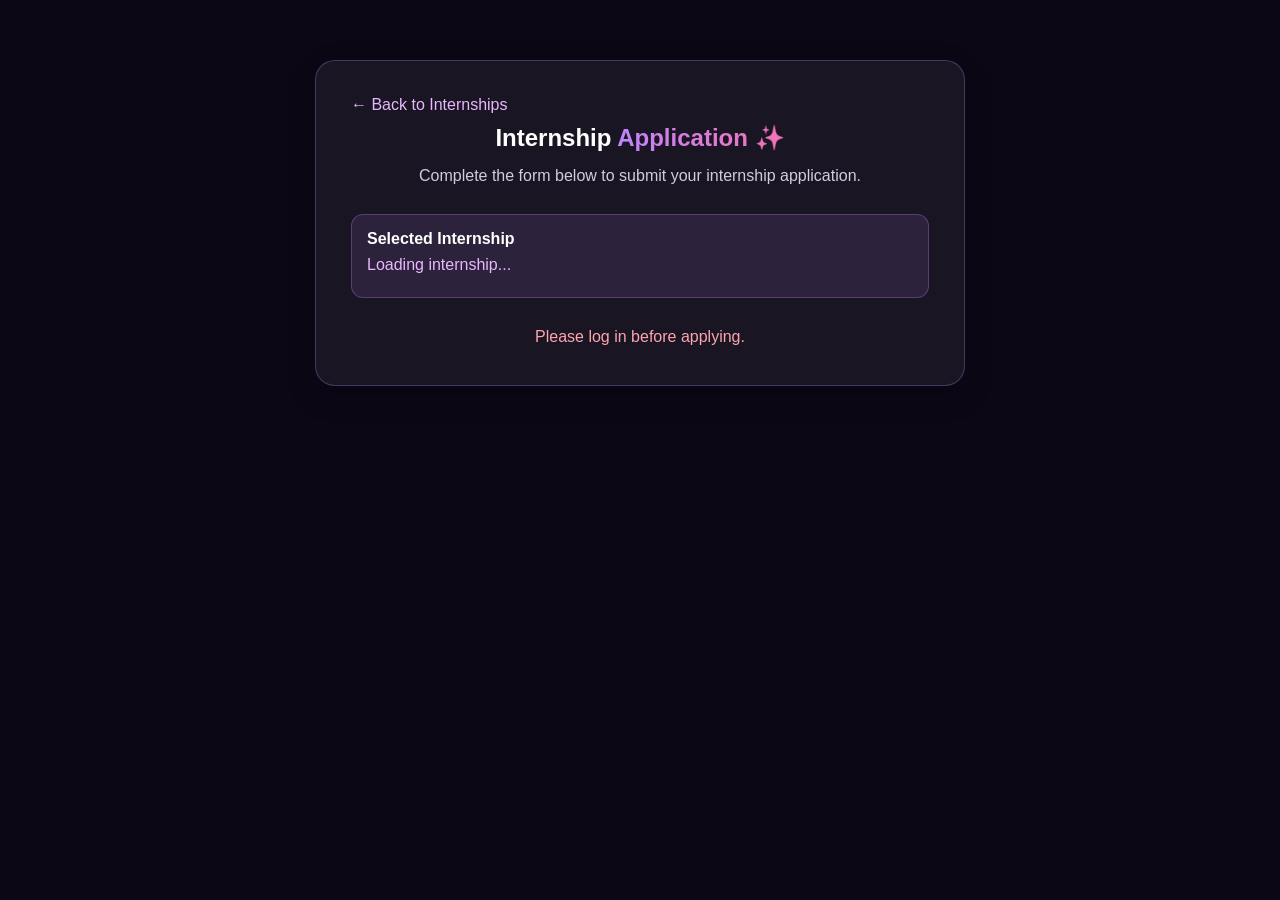
<file: internship-application.html>
<!DOCTYPE html>
<html lang="en">
<head>
    <meta charset="UTF-8">
    <meta name="viewport" content="width=device-width, initial-scale=1.0">

    <title>Internship Application | Student Career Hub</title>

    <link rel="stylesheet" href="style.css">

    <style>
    
    .application-page {
            min-height: 100vh;
            padding: 40px 20px;
            color: white;
        }

        .application-container {
            max-width: 650px;
            margin: 20px auto;
            padding: 35px;
            border-radius: 20px;
            background: rgba(255,255,255,0.06);
            border: 1px solid rgba(192,132,252,0.3);
            box-shadow: 0 10px 30px rgba(0,0,0,0.2);
        }

        h1 {
            text-align: center;
            margin-bottom: 10px;
        }

        h1 span {
            background: linear-gradient(90deg,#c084fc,#f472b6);
            -webkit-background-clip: text;
            background-clip: text;
            color: transparent;
        }

        .subtitle {
            text-align: center;
            color: #d0cde0;
            margin-bottom: 25px;
            line-height: 1.7;
        }

        .selected-internship {
            padding: 15px;
            margin-bottom: 25px;
            border-radius: 12px;
            background: rgba(192,132,252,0.12);
            border: 1px solid rgba(192,132,252,0.3);
        }

        .selected-internship p {
            margin-top: 8px;
            color: #e9b7ff;
        }

        .form-group {
            margin-bottom: 18px;
        }

        .form-group label {
            display: block;
            margin-bottom: 8px;
            color: #f0e7ff;
        }

        .form-group input,
        .form-group select,
        .form-group textarea {
            width: 100%;
            box-sizing: border-box;
            padding: 12px;
            border: 1px solid rgba(192,132,252,0.35);
            border-radius: 10px;
            background: #302344;
            color: white;
            outline: none;
            font-size: 14px;
        }

        .form-group input:focus,
        .form-group select:focus,
        .form-group textarea:focus {
            border-color: #f472b6;
        }

        .form-group input::placeholder,
        .form-group textarea::placeholder {
            color: #d0cde0;
        }

        .form-group select option {
            background: #302344;
            color: white;
        }

        .form-group textarea {
            resize: vertical;
            min-height: 100px;
        }

        .submit-btn {
            width: 100%;
            padding: 14px;
            border: none;
            border-radius: 10px;
            background: linear-gradient(90deg,#a855f7,#ec4899);
            color: white;
            font-weight: bold;
            font-size: 15px;
            cursor: pointer;
        }

        .back-link {
            display: inline-block;
            margin-bottom: 10px;
            color: #e9b7ff;
            text-decoration: none;
        }

        #message {
            text-align: center;
            margin-top: 18px;
            line-height: 1.7;
            overflow-wrap: anywhere;
        }

        .success {
            color: #86efac;
        }

        .error {
            color: #fda4af;
        }

        @media (max-width: 600px) {
            .application-container {
                padding: 22px;
            }
        }

       
/* Fix text visibility while typing */
.form-group input,
.form-group select,
.form-group textarea {
    color: #ffffff !important;
    background-color: #302344 !important;
    -webkit-text-fill-color: #ffffff !important;
    caret-color: #f472b6 !important;
}

/* Fix text when selecting or highlighting */
.form-group input::selection,
.form-group textarea::selection {
    background-color: #a855f7 !important;
    color: #ffffff !important;
    -webkit-text-fill-color: #ffffff !important;
}

/* Fix browser autofill text and background */
.form-group input:-webkit-autofill,
.form-group input:-webkit-autofill:hover,
.form-group input:-webkit-autofill:focus {
    -webkit-text-fill-color: #ffffff !important;
    -webkit-box-shadow: 0 0 0 1000px #302344 inset !important;
    caret-color: #f472b6 !important;
}

/* Placeholder should remain light purple */
.form-group input::placeholder,
.form-group textarea::placeholder {
    color: #d0cde0 !important;
    -webkit-text-fill-color: #d0cde0 !important;
    opacity: 1;
}

/* Dropdown options */
.form-group select option {
    background-color: #302344 !important;
    color: #ffffff !important;
}


    </style>
</head>

<body>

<main class="application-page">

    <section class="application-container">

        <a href="internship.html" class="back-link">
            ← Back to Internships
        </a>

        <h1>Internship <span>Application ✨</span></h1>

        <p class="subtitle">
            Complete the form below to submit your internship application.
        </p>

        <div class="selected-internship">
            <strong>Selected Internship</strong>
            <p id="internshipName">Loading internship...</p>
            <p id="organizationName"></p>
        </div>

        <form id="applicationForm">

            <div class="form-group">
                <label for="fullName">Full Name *</label>
                <input type="text" id="fullName" required
                       placeholder="Enter your full name">
            </div>

            <div class="form-group">
                <label for="email">Email Address *</label>
                <input type="email" id="email" required
                       placeholder="Enter your email">
            </div>

            <div class="form-group">
                <label for="phone">Phone Number *</label>
                <input type="tel" id="phone" required
                       pattern="[0-9]{10}" maxlength="10"
                       inputmode="numeric"
                       placeholder="Enter 10-digit phone number">
            </div>

            <div class="form-group">
                <label for="qualification">Qualification *</label>
                <select id="qualification" required>
                    <option value="">Select Qualification</option>
                    <option value="BCA">BCA</option>
                    <option value="B.Sc Computer Science">B.Sc Computer Science</option>
                    <option value="B.E / B.Tech">B.E / B.Tech</option>
                    <option value="B.Com">B.Com</option>
                    <option value="Other">Other</option>
                </select>
            </div>

            <div class="form-group">
                <label for="skills">Technical Skills *</label>
                <input type="text" id="skills" required
                       placeholder="Example: Java, HTML, CSS, SQL">
            </div>

            <div class="form-group">
                <label for="reason">Why do you want this internship? *</label>
                <textarea id="reason" required
                          placeholder="Describe your interest and learning goals"></textarea>
            </div>

            <button type="submit" class="submit-btn">
                Submit Application →
            </button>

        </form>

        <p id="message" role="status" aria-live="polite"></p>

    </section>

</main>

<!-- Load shared login and storage functions -->
<script src="script.js"></script>

<script>
    const internships = {
        "web-intern": {
            title: "Web Development Intern",
            organization: "Sample Organization"
        },
        "java-intern": {
            title: "Java Development Intern",
            organization: "Sample Organization"
        },
        "database-intern": {
            title: "Database Intern",
            organization: "Sample Organization"
        }
    };

    const internshipId =
        new URLSearchParams(window.location.search).get("internship");

    const selectedInternship = internships[internshipId];

    const form = document.getElementById("applicationForm");
    const message = document.getElementById("message");

    function showMessage(text, type) {
        message.textContent = text;
        message.className = type;
    }

    // Check login and selected internship
    if (typeof isLoggedIn !== "function" || !isLoggedIn()) {
        form.hidden = true;

        showMessage(
            "Please log in before applying.",
            "error"
        );

        setTimeout(() => {
            window.location.href = "login.html";
        }, 1500);

    } else if (!selectedInternship) {
        form.hidden = true;

        document.getElementById("internshipName").textContent =
            "No valid internship selected.";

        document.getElementById("organizationName").textContent =
            "Please return to the internships page.";

        showMessage("Please select an internship.", "error");

    } else {
        document.getElementById("internshipName").textContent =
            selectedInternship.title;

        document.getElementById("organizationName").textContent =
            selectedInternship.organization;

        // Check applications belonging to this logged-in user
        const previousApplications =
            getUserData("appliedInternships", []);

        if (Array.isArray(previousApplications) &&
            previousApplications.some(item => item.id === internshipId)) {

            form.hidden = true;

            showMessage(
                "You have already applied for this internship. 💜",
                "error"
            );
        }
    }

    // Save only when the student submits the form
    form.addEventListener("submit", function(event) {
        event.preventDefault();

        if (typeof isLoggedIn !== "function" || !isLoggedIn()) {
            showMessage("Please log in again.", "error");
            return;
        }

        if (!selectedInternship) {
            showMessage("Please select a valid internship.", "error");
            return;
        }

        let applications = getUserData("appliedInternships", []);

        if (!Array.isArray(applications)) {
            applications = [];
        }

        // Prevent duplicate applications
        if (applications.some(item => item.id === internshipId)) {
            form.hidden = true;

            showMessage(
                "You have already applied for this internship. 💜",
                "error"
            );

            return;
        }

        const application = {
            id: internshipId,
            title: selectedInternship.title,
            organization: selectedInternship.organization,
            applicationId: "INT-" + Date.now(),
            fullName: document.getElementById("fullName").value.trim(),
            email: document.getElementById("email").value.trim(),
            phone: document.getElementById("phone").value.trim(),
            qualification: document.getElementById("qualification").value,
            skills: document.getElementById("skills").value.trim(),
            reason: document.getElementById("reason").value.trim(),
            applicationDate: new Date().toLocaleDateString(),
            status: "Submitted"
        };

        applications.push(application);

        // Save using the current user's storage key
        setUserData("appliedInternships", applications);

        // Verify that the application was saved
        const savedApplications =
            getUserData("appliedInternships", []);

        const saved = Array.isArray(savedApplications) &&
            savedApplications.some(
                item => item.applicationId === application.applicationId
            );

        if (!saved) {
            showMessage(
                "Unable to save. Please try again.",
                "error"
            );
            return;
        }

        form.hidden = true;

        showMessage(
            "Application submitted successfully! 💜 " +
            "Application ID: " + application.applicationId,
            "success"
        );
    });
</script>

</body>
</html>
</file>
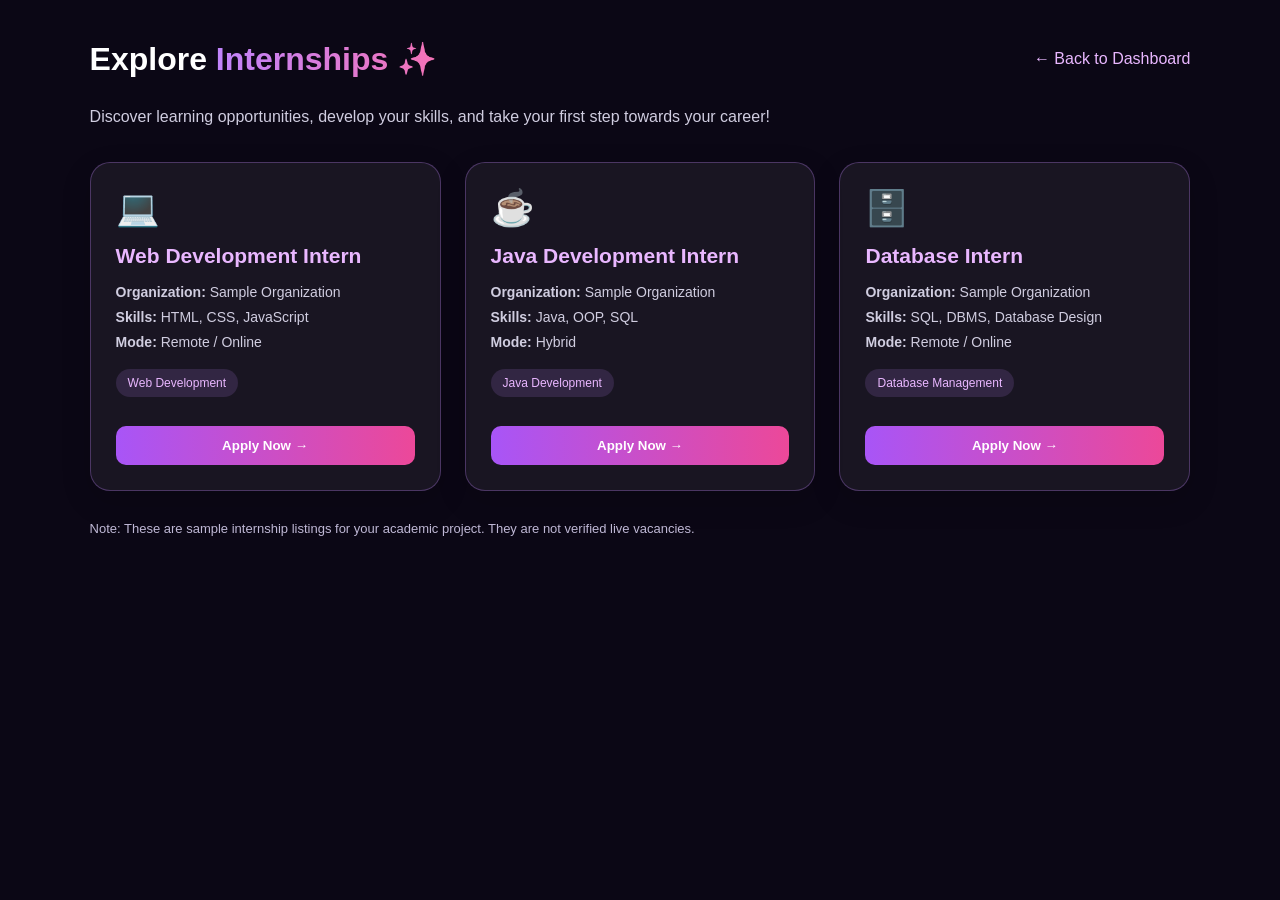
<file: internship.html>
<!DOCTYPE html>
<html lang="en">
<head>
    <meta charset="UTF-8">
    <meta name="viewport" content="width=device-width, initial-scale=1.0">

    <title>Internships | Student Career Hub</title>

    <link rel="stylesheet" href="style.css">

    <style>
        .internship-page {
            min-height: 100vh;
            padding: 40px 7%;
            color: white;
        }

        .internship-header {
            display: flex;
            justify-content: space-between;
            align-items: center;
            flex-wrap: wrap;
            gap: 15px;
            margin-bottom: 25px;
        }

        .internship-header h1 span {
            background: linear-gradient(90deg, #c084fc, #f472b6);
            -webkit-background-clip: text;
            background-clip: text;
            color: transparent;
        }

        .back-link {
            color: #e9b7ff;
            text-decoration: none;
        }

        .internship-intro {
            color: #d0cde0;
            line-height: 1.8;
            margin-bottom: 30px;
        }

        .internship-grid {
            display: grid;
            grid-template-columns: repeat(auto-fit, minmax(250px, 1fr));
            gap: 24px;
        }

        .internship-card {
            padding: 25px;
            border-radius: 20px;
            background: rgba(255, 255, 255, 0.06);
            border: 1px solid rgba(192, 132, 252, 0.3);
            box-shadow: 0 10px 30px rgba(0, 0, 0, 0.15);
            transition: transform 0.3s ease, border-color 0.3s ease;
        }

        .internship-card:hover {
            transform: translateY(-6px);
            border-color: #f472b6;
        }

        .internship-icon {
            font-size: 35px;
            margin-bottom: 15px;
        }

        .internship-card h2 {
            color: #e9b7ff;
            margin-bottom: 12px;
            font-size: 21px;
        }

        .internship-card p {
            color: #d0cde0;
            line-height: 1.8;
            font-size: 14px;
        }

        .internship-tag {
            display: inline-block;
            margin: 14px 0;
            padding: 7px 12px;
            border-radius: 20px;
            background: rgba(192, 132, 252, 0.15);
            color: #e9b7ff;
            font-size: 12px;
        }

        .apply-btn {
            width: 100%;
            padding: 12px;
            margin-top: 15px;
            border: none;
            border-radius: 10px;
            background: linear-gradient(90deg, #a855f7, #ec4899);
            color: white;
            font-weight: bold;
            cursor: pointer;
            transition: opacity 0.3s;
        }

        .apply-btn:hover {
            opacity: 0.85;
        }

        .apply-btn:disabled {
            background: #55506a;
            cursor: default;
        }

        .internship-notice {
            margin-top: 30px;
            color: #bfb8d5;
            font-size: 13px;
        }

        @media (max-width: 600px) {
            .internship-page {
                padding: 25px 5%;
            }
        }
    </style>
</head>

<body>

    <main class="internship-page">

        <header class="internship-header">
            <h1>Explore <span>Internships ✨</span></h1>

            <a href="dashboard.html" class="back-link">
                ← Back to Dashboard
            </a>
        </header>

        <p class="internship-intro">
            Discover learning opportunities, develop your skills,
            and take your first step towards your career!
        </p>

        <section class="internship-grid">

            <!-- INTERNSHIP 1 -->
            <article class="internship-card">
                <div class="internship-icon">💻</div>

                <h2>Web Development Intern</h2>

                <p><strong>Organization:</strong> Sample Organization</p>
                <p><strong>Skills:</strong> HTML, CSS, JavaScript</p>
                <p><strong>Mode:</strong> Remote / Online</p>

                <span class="internship-tag">Web Development</span>

                <button class="apply-btn"
                        data-internship="web-intern">
                    Apply Now →
                </button>
            </article>

            <!-- INTERNSHIP 2 -->
            <article class="internship-card">
                <div class="internship-icon">☕</div>

                <h2>Java Development Intern</h2>

                <p><strong>Organization:</strong> Sample Organization</p>
                <p><strong>Skills:</strong> Java, OOP, SQL</p>
                <p><strong>Mode:</strong> Hybrid</p>

                <span class="internship-tag">Java Development</span>

                <button class="apply-btn"
                        data-internship="java-intern">
                    Apply Now →
                </button>
            </article>

            <!-- INTERNSHIP 3 -->
            <article class="internship-card">
                <div class="internship-icon">🗄️</div>

                <h2>Database Intern</h2>

                <p><strong>Organization:</strong> Sample Organization</p>
                <p><strong>Skills:</strong> SQL, DBMS, Database Design</p>
                <p><strong>Mode:</strong> Remote / Online</p>

                <span class="internship-tag">Database Management</span>

                <button class="apply-btn"
                        data-internship="database-intern">
                    Apply Now →
                </button>
            </article>

        </section>

        <p class="internship-notice">
            Note: These are sample internship listings for your academic
            project. They are not verified live vacancies.
        </p>

    </main>



<script src="script.js"></script>

<script>
    // Internship details
    const internshipList = [
        {
            id: "web-intern",
            title: "Web Development Intern",
            organization: "Sample Organization"
        },
        {
            id: "java-intern",
            title: "Java Development Intern",
            organization: "Sample Organization"
        },
        {
            id: "database-intern",
            title: "Database Intern",
            organization: "Sample Organization"
        }
    ];

    // Check login
    function checkLogin() {
        if (
            typeof isLoggedIn !== "function" ||
            !isLoggedIn()
        ) {
            alert("Please log in to apply for an internship. 💜");
            window.location.href = "login.html";
            return false;
        }

        return true;
    }

    // Read the current user's submitted applications
    function getAppliedInternships() {
        let applications = getUserData("appliedInternships", []);

        if (!Array.isArray(applications)) {
            applications = [];
        }

        return applications;
    }

    // Update Apply buttons based on submitted applications
    function updateApplyButtons() {
        const applications = getAppliedInternships();

        document.querySelectorAll(".apply-btn").forEach(button => {
            const internshipId = button.dataset.internship;

            const alreadyApplied = applications.some(
                application => application.id === internshipId
            );

            button.textContent = alreadyApplied
                ? "✓ Applied"
                : "Apply Now →";

            button.disabled = alreadyApplied;
        });
    }

    // Open the application form when Apply Now is clicked
    document.querySelectorAll(".apply-btn").forEach(button => {
        button.addEventListener("click", function () {

            if (!checkLogin()) {
                return;
            }

            const internshipId = this.dataset.internship;

            const applications = getAppliedInternships();

            const alreadyApplied = applications.some(
                application => application.id === internshipId
            );

            if (alreadyApplied) {
                alert("You have already applied for this internship. 💜");
                updateApplyButtons();
                return;
            }

            // Navigate to the application form.
            // Do not save an application on this page.
            window.location.href =
                "internship-application.html?internship=" +
                encodeURIComponent(internshipId);
        });
    });

    // Update buttons when the page loads
    updateApplyButtons();
</script>


</body>
</html>
</file>
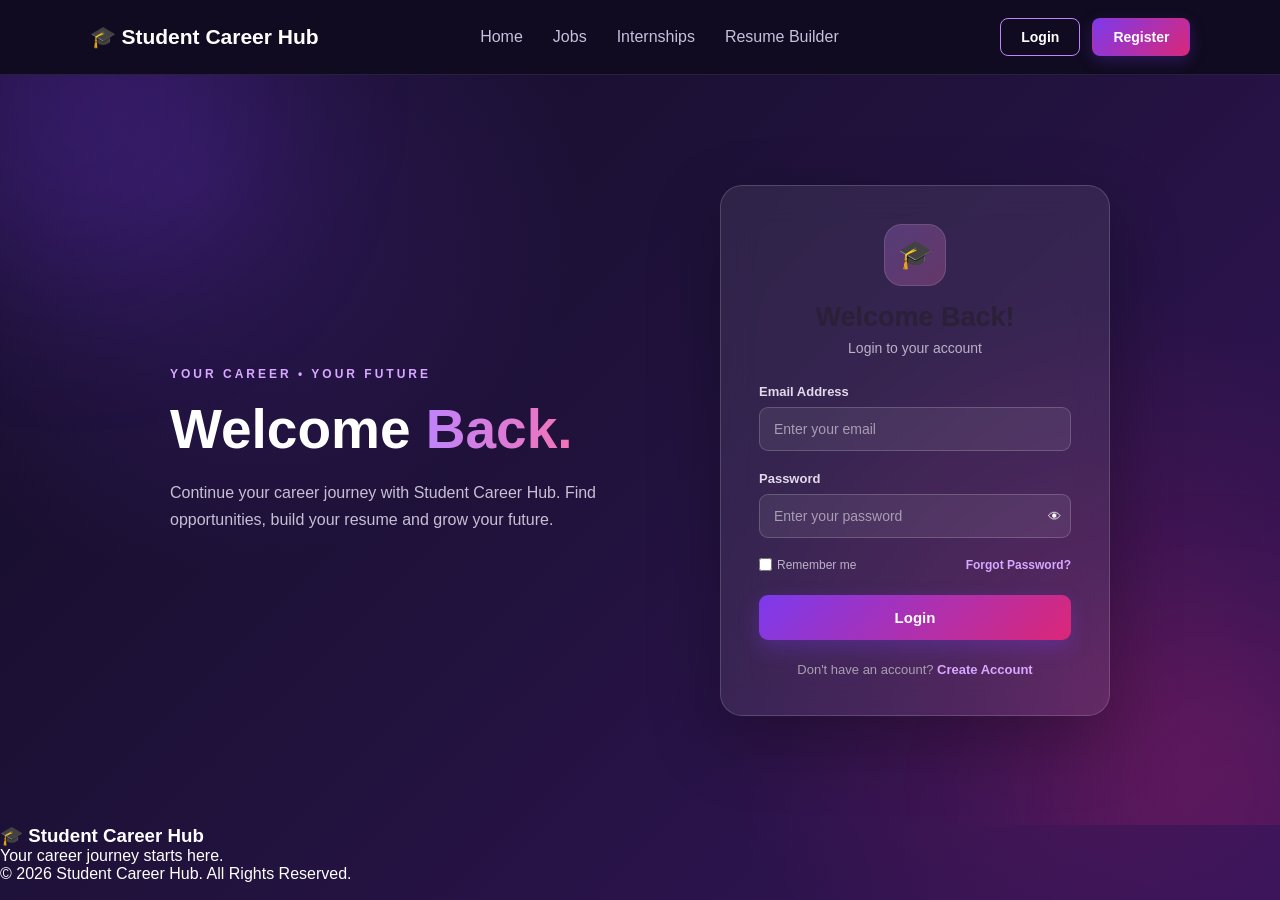
<file: jobs.html>
<!DOCTYPE html>
<html lang="en">
<head>
    <meta charset="UTF-8">
    <meta name="viewport" content="width=device-width, initial-scale=1.0">
    <title>Explore Jobs | Student Career Hub</title>

    <link rel="stylesheet" href="style.css">

    <style>
        .jobs-page {
            min-height: 100vh;
            padding: 40px 7%;
            color: white;
        }

        .jobs-header {
            display: flex;
            justify-content: space-between;
            align-items: center;
            flex-wrap: wrap;
            gap: 15px;
            margin-bottom: 35px;
        }

        .jobs-header h1 span {
            color: #d18bff;
        }

        .back-link {
            color: #e1b7ff;
            text-decoration: none;
        }

        .jobs-intro {
            margin-bottom: 30px;
            color: #c9c5dc;
        }

        .jobs-list {
            display: grid;
            grid-template-columns: repeat(auto-fit, minmax(250px, 1fr));
            gap: 22px;
        }

        .job-card {
            padding: 25px;
            border: 1px solid rgba(190, 130, 255, 0.3);
            border-radius: 18px;
            background: rgba(255, 255, 255, 0.06);
            box-shadow: 0 8px 25px rgba(0, 0, 0, 0.15);
            transition: transform 0.3s, border-color 0.3s;
        }

        .job-card:hover {
            transform: translateY(-5px);
            border-color: #d18bff;
        }

        .job-card h2 {
            color: #e4b8ff;
            margin-bottom: 12px;
        }

        .job-card p {
            color: #d0cde0;
            line-height: 1.7;
        }

        .job-type {
            display: inline-block;
            margin: 12px 0;
            padding: 6px 12px;
            border-radius: 20px;
            background: rgba(190, 130, 255, 0.15);
            color: #e4b8ff;
            font-size: 13px;
        }

        .save-btn {
            width: 100%;
            margin-top: 18px;
            padding: 12px;
            border: none;
            border-radius: 10px;
            background: linear-gradient(90deg, #a855f7, #ec4899);
            color: white;
            font-weight: bold;
            cursor: pointer;
        }

        .save-btn:hover {
            opacity: 0.88;
        }

        .save-btn:disabled {
            background: #55506a;
            cursor: default;
        }

        .apply-job-btn {
    width: 100%;
    margin-top: 10px;
    padding: 12px;
    border: 1px solid #d18bff;
    border-radius: 10px;
    background: transparent;
    color: #e4b8ff;
    font-weight: bold;
    cursor: pointer;
}

.apply-job-btn:hover {
    background: linear-gradient(90deg, #a855f7, #ec4899);
    color: white;
}

.apply-job-btn:disabled {
    background: #55506a;
    color: white;
    cursor: default;
}
    </style>
</head>

<body>
    <main class="jobs-page">

        <header class="jobs-header">
            <h1>Explore <span>Jobs ✨</span></h1>
            <a href="dashboard.html" class="back-link">
                ← Back to Dashboard
            </a>
        </header>

        <p class="jobs-intro">
            Discover career opportunities and save the jobs you like!
        </p>

        <section class="jobs-list">

            <article class="job-card">
                <h2>Java Developer</h2>
                <p>Company: Example Company</p>
                <p>Skills: Java, OOP, SQL</p>
                <span class="job-type">Full-time · Entry-level</span>
                <button class="save-btn" data-job="java">
                    ♡ Save Job
                </button>
                <button class="apply-job-btn" data-job="java">
    Apply Now →
</button>
            </article>

            <article class="job-card">
                <h2>Full Stack Developer</h2>
                <p>Company: Example Company</p>
                <p>Skills: HTML, CSS, JavaScript, Java</p>
                <span class="job-type">Full-time · Entry-level</span>
                <button class="save-btn" data-job="fullstack">
                    ♡ Save Job
                </button>
                <button class="apply-job-btn" data-job="fullstack">
    Apply Now →
</button>
            </article>

            <article class="job-card">
                <h2>Web Developer</h2>
                <p>Company: Example Company</p>
                <p>Skills: HTML, CSS, JavaScript</p>
                <span class="job-type">Entry-level</span>
                <button class="save-btn" data-job="web">
                    ♡ Save Job
                </button>
                <button class="apply-job-btn" data-job="web">
    Apply Now →
</button>
            </article>

        </section>
    </main>

<script src="script.js"></script>

<script>
    const jobs = [
        {
            id: "java",
            title: "Java Developer",
            company: "Example Company"
        },
        {
            id: "fullstack",
            title: "Full Stack Developer",
            company: "Example Company"
        },
        {
            id: "web",
            title: "Web Developer",
            company: "Example Company"
        }
    ];

    // Check login and load this user's saved jobs
    if (!isLoggedIn()) {
        window.location.href = "login.html";
    } else {
        let savedJobs = getUserData("savedJobs", []);
        let appliedJobs = getUserData("appliedJobs", []);

        // SAVED JOBS
        function updateButtons() {
            document.querySelectorAll(".save-btn").forEach(button => {
                const isSaved = savedJobs.some(
                    job => job.id === button.dataset.job
                );

                button.textContent = isSaved ? "♥ Saved" : "♡ Save Job";
                button.disabled = isSaved;
            });
        }

        document.querySelectorAll(".save-btn").forEach(button => {
            button.addEventListener("click", () => {
                const job = jobs.find(
                    item => item.id === button.dataset.job
                );

                if (job && !savedJobs.some(item => item.id === job.id)) {
                    savedJobs.push(job);

                    setUserData("savedJobs", savedJobs);

                    updateButtons();
                    alert("Job saved successfully! 💜");
                }
            });
        });

        updateButtons();

        // APPLIED JOBS
        function updateApplyButtons() {
            document.querySelectorAll(".apply-job-btn").forEach(button => {
                const alreadyApplied = appliedJobs.some(
                    job => job.id === button.dataset.job
                );

                button.textContent = alreadyApplied
                    ? "✓ Applied"
                    : "Apply Now →";

                button.disabled = alreadyApplied;
            });
        }

        document.querySelectorAll(".apply-job-btn").forEach(button => {
            button.addEventListener("click", () => {
                const jobId = button.dataset.job;

                window.location.href =
                    "apply.html?job=" + encodeURIComponent(jobId);
            });
        });

        updateApplyButtons();
    }
</script>


</body>
</html>
</file>
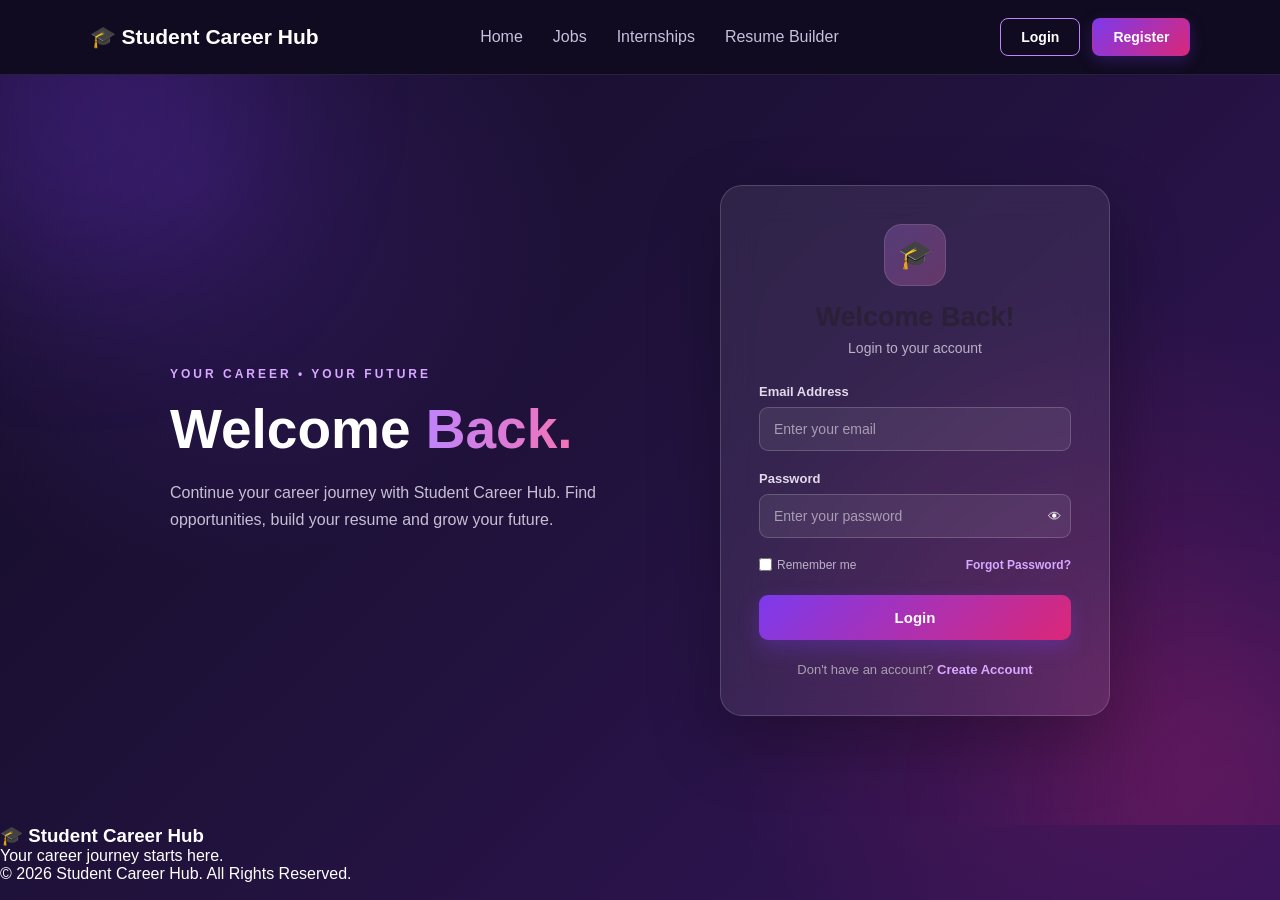
<file: login.html>
<!DOCTYPE html>
<html lang="en">

<head>
    <meta charset="UTF-8">

    <meta name="viewport" content="width=device-width, initial-scale=1.0">

    <title>Login | Student Career Hub</title>

    <link rel="stylesheet" href="style.css">
</head>

<body class="login-page">

    <!-- HEADER -->
    <header class="header">

        <div class="logo">
            🎓 Student Career Hub
        </div>

        <nav class="navbar">
            <a href="index.html">Home</a>
            <a href="jobs.html">Jobs</a>
            <a href="internship.html">Internships</a>
            <a href="resume.html">Resume Builder</a>
        </nav>

        <div class="auth">
            <a href="login.html" class="login-btn">Login</a>
            <a href="register.html" class="register-btn">Register</a>
        </div>

    </header>

    <!-- LOGIN SECTION -->
    <main class="login-section">

        <div class="login-content">

            <p class="login-tagline">
                YOUR CAREER • YOUR FUTURE
            </p>

            <h1>
                Welcome <span>Back.</span>
            </h1>

            <p class="login-description">
                Continue your career journey with Student
                Career Hub. Find opportunities, build your
                resume and grow your future.
            </p>

        </div>

        <!-- LOGIN CARD -->
        <div class="login-card">

            <div class="login-circle">
                🎓
            </div>

            <h2>Welcome Back!</h2>

            <p class="login-subtitle">
                Login to your account
            </p>

            <form id="loginForm" autocomplete="off">

                <!-- EMAIL -->
                <div class="input-group">

                    <label for="email">
                        Email Address
                    </label>

                    <input
                        type="email"
                        id="email"
                        name="login_email"
                        placeholder="Enter your email"
                        autocomplete="off"
                        autocapitalize="none"
                        spellcheck="false"
                        required
                    >

                </div>

                <!-- PASSWORD -->
                <div class="input-group">

                    <label for="password">
                        Password
                    </label>

                    <div class="password-field">

                        <input
                            type="password"
                            id="password"
                            name="login_password"
                            placeholder="Enter your password"
                            autocomplete="new-password"
                            required
                        >

                        <button
                            type="button"
                            id="togglePassword"
                            aria-label="Show password"
                        >
                            👁
                        </button>

                    </div>

                </div>

                <!-- REMEMBER ME AND FORGOT PASSWORD -->
                <div class="login-options">

                    <label>
                        <input
                            type="checkbox"
                            id="rememberMe"
                        >
                        Remember me
                    </label>

                    <a href="#" id="forgotPassword">
                        Forgot Password?
                    </a>

                </div>

                <!-- ERROR MESSAGE -->
                <p
                    id="loginMessage"
                    role="alert"
                    aria-live="polite"
                    style="display:none; margin:10px 0; color:#ffb4c8;"
                ></p>

                <!-- LOGIN BUTTON -->
                <button
                    type="submit"
                    class="main-login-btn"
                    id="loginButton"
                >
                    Login
                </button>

            </form>

            <p class="create-account">
                Don't have an account?
                <a href="register.html">Create Account</a>
            </p>

        </div>

    </main>

    <!-- FOOTER -->
    <footer>

        <h3>🎓 Student Career Hub</h3>

        <p>Your career journey starts here.</p>

        <p class="copyright">
            © 2026 Student Career Hub. All Rights Reserved.
        </p>

    </footer>

    <!-- LOGIN JAVASCRIPT -->
    <script src="script.js"></script>

    <script>
        // Clear login fields when the login page opens.
        // This helps prevent previously typed values from remaining visible.
        window.addEventListener("pageshow", function () {
            const emailInput = document.getElementById("email");
            const passwordInput = document.getElementById("password");

            emailInput.value = "";
            passwordInput.value = "";
        });

        // Show/hide password
        const togglePassword = document.getElementById("togglePassword");
        const passwordInput = document.getElementById("password");

        togglePassword.addEventListener("click", function () {
            const isPassword = passwordInput.type === "password";

            passwordInput.type = isPassword ? "text" : "password";

            togglePassword.setAttribute(
                "aria-label",
                isPassword ? "Hide password" : "Show password"
            );
        });

        // Login form
        const loginForm = document.getElementById("loginForm");
        const loginMessage = document.getElementById("loginMessage");
        const loginButton = document.getElementById("loginButton");

        loginForm.addEventListener("submit", async function (event) {
            event.preventDefault();

            const email = document.getElementById("email").value.trim();
            const password = document.getElementById("password").value;

            loginMessage.style.display = "none";
            loginMessage.textContent = "";

            if (!email || !password) {
                showLoginMessage("Please enter your email and password.");
                return;
            }

            loginButton.disabled = true;
            loginButton.textContent = "Logging in...";

            try {
                const response = await fetch(
                    "http://localhost:8080/api/auth/login",
                    {
                        method: "POST",
                        headers: {
                            "Content-Type": "application/json"
                        },
                        body: JSON.stringify({
                            email: email,
                            password: password
                        })
                    }
                );

                const message = await response.text();

                if (response.ok && message.trim() === "Login successful!") {

                    // Keep only a temporary login flag.
                    // Do not store the password.
                    sessionStorage.setItem("isLoggedIn", "true");

                    // Clear any old session email.
                    sessionStorage.removeItem("userEmail");

                    // Do not save credentials in localStorage.
                    window.location.replace("dashboard.html");

                } else {
                    showLoginMessage("Invalid email or password.");

                    passwordInput.value = "";
                    passwordInput.focus();
                }

            } catch (error) {
                console.error("Login error:", error);

                showLoginMessage(
                    "Unable to connect to the server. Please make sure Spring Boot is running."
                );

            } finally {
                loginButton.disabled = false;
                loginButton.textContent = "Login";
            }
        });

        function showLoginMessage(message) {
            loginMessage.textContent = message;
            loginMessage.style.display = "block";
        }

        // Prevent the form from storing credentials through this page's
        // Remember me checkbox. Browser password managers are controlled
        // separately through the browser settings.
        document.getElementById("rememberMe").checked = false;

        // Forgot password placeholder
        document.getElementById("forgotPassword").addEventListener(
            "click",
            function (event) {
                event.preventDefault();
                showLoginMessage(
                    "Password recovery is not configured yet. Please contact the administrator."
                );
            }
        );
    </script>

</body>
</html>
</file>
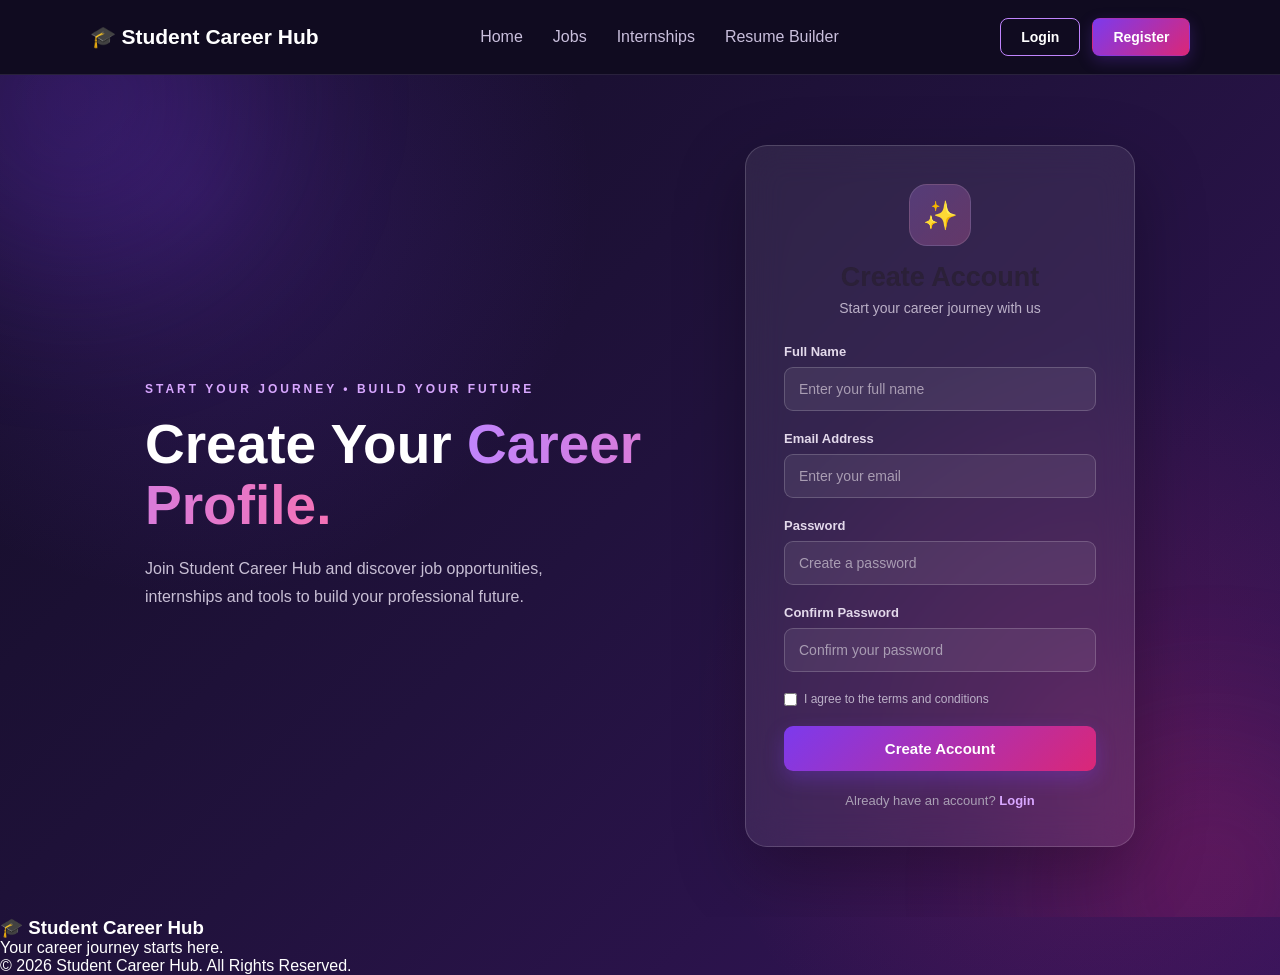
<file: register.html>
<!DOCTYPE html>
<html lang="en">

<head>

    <meta charset="UTF-8">

    <meta name="viewport"
          content="width=device-width, initial-scale=1.0">

    <title>Register | Student Career Hub</title>

    <!-- Same CSS as Login page -->
    <link rel="stylesheet" href="style.css">

</head>


<body class="login-page">


<!-- ================= HEADER ================= -->

<header class="header">

    <div class="logo">
        🎓 Student Career Hub
    </div>


    <nav>

        <a href="index.html">
            Home
        </a>

        <a href="#">
            Jobs
        </a>

        <a href="#">
            Internships
        </a>

        <a href="#">
            Resume Builder
        </a>

        
    </nav>


    <div class="auth">

        <a href="login.html"
           class="login-btn">
            Login
        </a>

        <a href="register.html"
           class="register-btn">
            Register
        </a>

    </div>

</header>


<!-- ================= REGISTER SECTION ================= -->

<main class="login-section">


    <!-- LEFT CONTENT -->

    <div class="login-content">

        <p class="login-tagline">
            START YOUR JOURNEY • BUILD YOUR FUTURE
        </p>


        <h1>
            Create Your
            <span>Career Profile.</span>
        </h1>


        <p class="login-description">

            Join Student Career Hub and discover
            job opportunities, internships and
            tools to build your professional future.

        </p>


    </div>


    <!-- ================= REGISTER CARD ================= -->

    <div class="login-card">


        <div class="login-circle">
            ✨
        </div>


        <h2>
            Create Account
        </h2>


        <p class="login-subtitle">
            Start your career journey with us
        </p>


        <form id="registerForm">


           <!-- FULL NAME -->

            <div class="input-group">

                <label for="name">
                    Full Name
                </label>

                <input
                    type="text"
                    id="name"
                    placeholder="Enter your full name"
                    required
                >

            </div>


            <!-- EMAIL -->

            <div class="input-group">

                <label for="registerEmail">
                    Email Address
                </label>

                <input
                    type="email"
                    id="registerEmail"
                    placeholder="Enter your email"
                    required
                >

            </div>


            <!-- PASSWORD -->

            <div class="input-group">

                <label for="registerPassword">
                    Password
                </label>

                <input
                    type="password"
                    id="registerPassword"
                    placeholder="Create a password"
                    required
                >

            </div>


            <!-- CONFIRM PASSWORD -->

            <div class="input-group">

                <label for="confirmPassword">
                    Confirm Password
                </label>

                <input
                    type="password"
                    id="confirmPassword"
                    placeholder="Confirm your password"
                    required
                >

            </div>


            <!-- TERMS -->

            <div class="register-terms">

                <label>

                    <input
                        type="checkbox"
                        id="terms"
                        required
                    >

                    I agree to the terms and conditions

                </label>

            </div>


            <!-- REGISTER BUTTON -->

            <button
                type="submit"
                class="main-login-btn">

                Create Account

            </button>
        </form>


        <!-- LOGIN LINK -->

        <p class="create-account">

            Already have an account?

            <a href="login.html">
                Login
            </a>

        </p>


    </div>

</main>


<!-- ================= FOOTER ================= -->

<footer>

    <h3>
        🎓 Student Career Hub
    </h3>

    <p>
        Your career journey starts here.
    </p>

    <p class="copyright">
        © 2026 Student Career Hub. All Rights Reserved.
    </p>

</footer>


<script src="./script.js"></script>

</body>

</html>
</file>
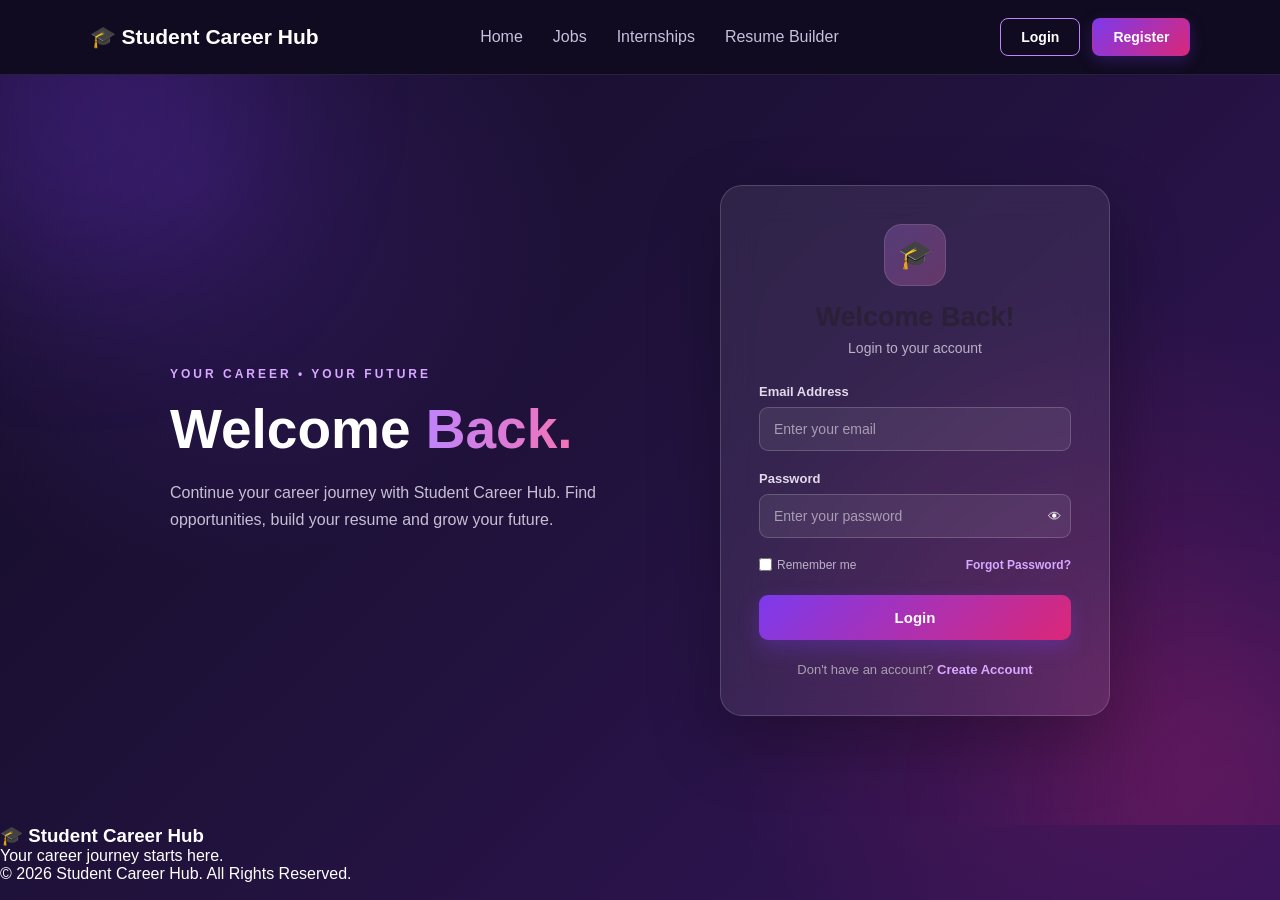
<file: resume.html>
<!DOCTYPE html>
<html lang="en">
<head>
    <meta charset="UTF-8">
    <meta name="viewport" content="width=device-width, initial-scale=1.0">

    <title>Resume Builder | Student Career Hub</title>

    <link rel="stylesheet" href="style.css">

    <style>
        .resume-page {
            min-height: 100vh;
            padding: 35px 6%;
            color: white;
        }

        .resume-header {
            display: flex;
            justify-content: space-between;
            align-items: center;
            flex-wrap: wrap;
            gap: 15px;
            margin-bottom: 30px;
        }

        .resume-header h1 span {
            color: #d8a4ff;
        }

        .back-link {
            color: #e6baff;
            text-decoration: none;
        }

        .resume-layout {
            display: grid;
            grid-template-columns: repeat(2, minmax(0, 1fr));
            gap: 25px;
            align-items: start;
        }

        .resume-form,
        .resume-preview {
            padding: 25px;
            border: 1px solid rgba(192, 132, 252, 0.3);
            border-radius: 18px;
            background: rgba(255, 255, 255, 0.05);
        }

        .resume-form h2,
        .resume-preview h2 {
            color: #e6baff;
            margin-bottom: 20px;
        }

        .resume-form label {
            display: block;
            margin: 15px 0 7px;
            color: #e4d9f4;
        }

        .resume-form input,
        .resume-form textarea {
            width: 100%;
            padding: 12px;
            border: 1px solid rgba(192, 132, 252, 0.35);
            border-radius: 9px;
            background: #302344;
            color: white;
            -webkit-text-fill-color: white;
            font: inherit;
        }

        .resume-form input::placeholder,
        .resume-form textarea::placeholder {
            color: #d0cde0;
            -webkit-text-fill-color: #d0cde0;
        }

        .resume-form textarea {
            min-height: 85px;
            resize: vertical;
        }

        .resume-form input:focus,
        .resume-form textarea:focus {
            outline: 1px solid #d8a4ff;
        }

        .resume-btn {
            width: 100%;
            padding: 13px;
            margin-top: 20px;
            border: none;
            border-radius: 10px;
            background: linear-gradient(90deg, #a855f7, #ec4899);
            color: white;
            font-weight: bold;
            cursor: pointer;
        }

        .resume-btn:hover {
            opacity: 0.9;
        }

        .resume-preview {
            background: white;
            color: #25213b;
            min-height: 500px;
            overflow-wrap: anywhere;
        }

        .resume-preview h2 {
            color: #7928a5;
            margin-bottom: 8px;
        }

        .resume-preview h3 {
            color: #7928a5;
            border-bottom: 1px solid #d8c5e8;
            padding-bottom: 5px;
            margin: 22px 0 8px;
        }

        .resume-preview p {
            margin: 7px 0;
            line-height: 1.6;
            white-space: pre-line;
        }

        .resume-preview .contact-line {
            color: #625775;
            font-size: 13px;
        }

        @media (max-width: 800px) {
            .resume-layout {
                grid-template-columns: 1fr;
            }

            .resume-page {
                padding: 25px 4%;
            }
        }

        @media print {
            body {
                background: white !important;
            }

            body * {
                visibility: hidden;
            }

            .resume-preview,
            .resume-preview * {
                visibility: visible;
            }

            .resume-preview {
                position: absolute;
                left: 0;
                top: 0;
                width: 100%;
                border: none;
                box-shadow: none;
                color: black;
                background: white;
            }

            .resume-preview h2,
            .resume-preview h3 {
                color: black;
            }
        }

        /* Fix resume form text visibility */
.resume-form input,
.resume-form textarea {
    background-color: #302344 !important;
    color: #ffffff !important;
    -webkit-text-fill-color: #ffffff !important;
    caret-color: #f472b6 !important;
    opacity: 1 !important;
}

/* Placeholder text */
.resume-form input::placeholder,
.resume-form textarea::placeholder {
    color: #d0cde0 !important;
    -webkit-text-fill-color: #d0cde0 !important;
    opacity: 1 !important;
}

/* Text selection */
.resume-form input::selection,
.resume-form textarea::selection {
    background-color: #a855f7 !important;
    color: #ffffff !important;
    -webkit-text-fill-color: #ffffff !important;
}

/* Browser autofill */
.resume-form input:-webkit-autofill,
.resume-form input:-webkit-autofill:hover,
.resume-form input:-webkit-autofill:focus {
    -webkit-text-fill-color: #ffffff !important;
    -webkit-box-shadow: 0 0 0 1000px #302344 inset !important;
    caret-color: #f472b6 !important;
}


    </style>
</head>

<body>

<main class="resume-page">

    <header class="resume-header">
        <h1>Resume <span>Builder ✨</span></h1>

        <a href="dashboard.html" class="back-link">
            ← Back to Dashboard
        </a>
    </header>

    <div class="resume-layout">

        <section class="resume-form">
            <h2>Enter Your Details</h2>

            <form id="resumeForm">

                <label for="fullName">Full Name</label>
                <input id="fullName" type="text"
                       placeholder="Enter your full name" required>

                <label for="email">Email Address</label>
                <input id="email" type="email"
                       placeholder="Enter your email" required>

                <label for="phone">Phone Number</label>
                <input id="phone" type="tel"
                       placeholder="Enter your phone number">

                <label for="education">Education</label>
                <textarea id="education"
                          placeholder="Degree, college, year"></textarea>

                <label for="skills">Technical Skills</label>
                <textarea id="skills"
                          placeholder="Java, HTML, CSS, JavaScript, SQL"></textarea>

                <label for="projects">Academic Projects</label>
                <textarea id="projects"
                          placeholder="Project name and a short description"></textarea>

                <label for="objective">Career Objective</label>
                <textarea id="objective"
                          placeholder="Write your career objective"></textarea>

                <button type="submit" class="resume-btn">
                    Generate Resume ✨
                </button>

            </form>

            <button type="button" id="printResume" class="resume-btn">
                Print / Save as PDF
            </button>
        </section>

        <section class="resume-preview" id="resumePreview">

            <h2 id="previewName">Your Name</h2>

            <p class="contact-line" id="previewContact">
                Your email | Your phone
            </p>

            <h3>Career Objective</h3>
            <p id="previewObjective">
                Your career objective will appear here.
            </p>

            <h3>Education</h3>
            <p id="previewEducation">
                Your education details will appear here.
            </p>

            <h3>Technical Skills</h3>
            <p id="previewSkills">
                Your skills will appear here.
            </p>

            <h3>Academic Projects</h3>
            <p id="previewProjects">
                Your project details will appear here.
            </p>

        </section>

    </div>

</main>

<script src="script.js"></script>

<script>
    const resumeForm = document.getElementById("resumeForm");

    // Require login before using the resume builder.
    if (typeof isLoggedIn !== "function" || !isLoggedIn()) {
        window.location.href = "login.html";
    }

    function displayResume(resume) {
        document.getElementById("previewName").textContent =
            resume.name || "Your Name";

        document.getElementById("previewContact").textContent =
            [resume.email, resume.phone].filter(Boolean).join(" | ");

        document.getElementById("previewObjective").textContent =
            resume.objective || "Add your career objective.";

        document.getElementById("previewEducation").textContent =
            resume.education || "Add your education details.";

        document.getElementById("previewSkills").textContent =
            resume.skills || "Add your technical skills.";

        document.getElementById("previewProjects").textContent =
            resume.projects || "Add your academic projects.";
    }

    function fillResumeForm(resume) {
        document.getElementById("fullName").value = resume.name || "";
        document.getElementById("email").value = resume.email || "";
        document.getElementById("phone").value = resume.phone || "";
        document.getElementById("education").value = resume.education || "";
        document.getElementById("skills").value = resume.skills || "";
        document.getElementById("projects").value = resume.projects || "";
        document.getElementById("objective").value = resume.objective || "";

        displayResume(resume);
    }

    resumeForm.addEventListener("submit", function(event) {
        event.preventDefault();

        const resumeData = {
            name: document.getElementById("fullName").value.trim(),
            email: document.getElementById("email").value.trim(),
            phone: document.getElementById("phone").value.trim(),
            education: document.getElementById("education").value.trim(),
            skills: document.getElementById("skills").value.trim(),
            projects: document.getElementById("projects").value.trim(),
            objective: document.getElementById("objective").value.trim()
        };

        // Save resume separately for the currently logged-in user.
        setUserData("studentResume", resumeData);
        setUserData("resumeCreated", true);

        displayResume(resumeData);

        alert("Resume generated and saved successfully! 💜");
    });

    document.getElementById("printResume").addEventListener("click", function() {
        window.print();
    });

    // Load this user's saved resume when the page opens.
    const savedResume = getUserData("studentResume", null);

    if (savedResume && typeof savedResume === "object") {
        fillResumeForm(savedResume);
    }
</script>

</body>
</html>
</file>
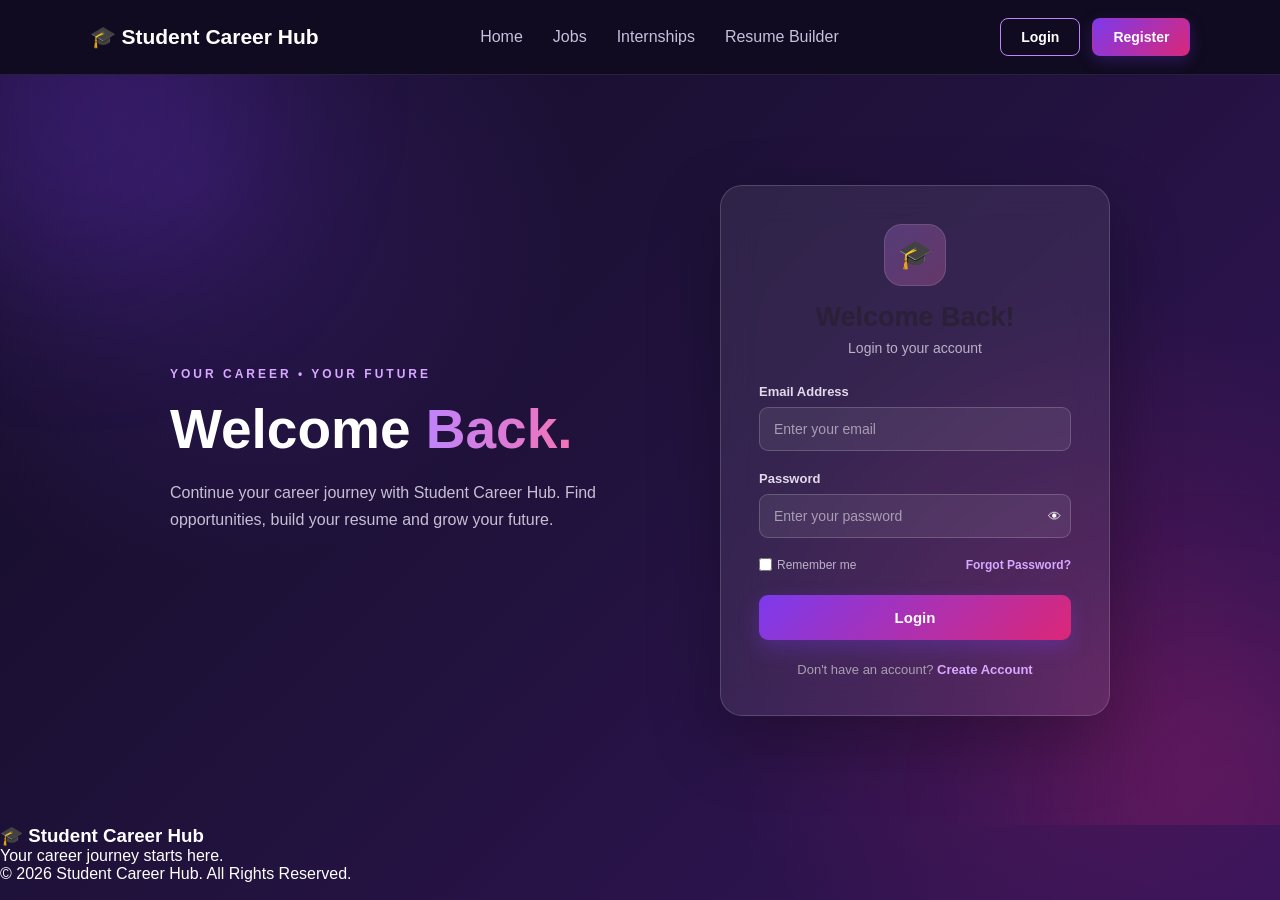
<file: saved-jobs.html>
<!DOCTYPE html>

<html lang="en">
<head>
    <meta charset="UTF-8">
    <meta name="viewport" content="width=device-width, initial-scale=1.0">


<title>Saved Jobs | Student Career Hub</title>

<link rel="stylesheet" href="style.css">

<style>
    * {
        box-sizing: border-box;
    }

    body {
        margin: 0;
        font-family: Arial, sans-serif;
        background: #090b20;
    }

    .saved-page {
        min-height: 100vh;
        padding: 40px 7%;
        color: white;
        background:
            radial-gradient(
                circle at 15% 20%,
                rgba(129, 66, 255, 0.20),
                transparent 35%
            ),
            radial-gradient(
                circle at 85% 75%,
                rgba(236, 72, 153, 0.14),
                transparent 35%
            ),
            linear-gradient(135deg, #090b20, #15112f, #0a1028);
    }

    .saved-header {
        display: flex;
        justify-content: space-between;
        align-items: center;
        flex-wrap: wrap;
        gap: 15px;
        margin-bottom: 35px;
    }

    .saved-header h1 {
        margin: 0;
        font-size: clamp(27px, 4vw, 38px);
    }

    .saved-header h1 span {
        color: #d18bff;
    }

    .back-link {
        color: #e1b7ff;
        text-decoration: none;
    }

    .saved-intro {
        color: #c9c5dc;
        line-height: 1.8;
        margin-bottom: 30px;
    }

    .saved-summary {
        padding: 20px;
        margin-bottom: 25px;
        border: 1px solid rgba(190, 130, 255, 0.3);
        border-radius: 16px;
        background: rgba(255, 255, 255, 0.05);
    }

    .saved-summary strong {
        color: #e4b8ff;
        font-size: 25px;
    }

    .saved-list {
        display: grid;
        grid-template-columns:
            repeat(auto-fit, minmax(250px, 1fr));
        gap: 22px;
    }

    .saved-card {
        padding: 25px;
        border: 1px solid rgba(190, 130, 255, 0.3);
        border-radius: 18px;
        background: rgba(255, 255, 255, 0.06);
        box-shadow: 0 8px 25px rgba(0, 0, 0, 0.15);
        transition: transform 0.3s, border-color 0.3s;
    }

    .saved-card:hover {
        transform: translateY(-5px);
        border-color: #d18bff;
    }

    .saved-card h2 {
        color: #e4b8ff;
        margin-top: 0;
        margin-bottom: 12px;
    }

    .saved-card p {
        color: #d0cde0;
        line-height: 1.7;
        overflow-wrap: anywhere;
    }

    .saved-badge {
        display: inline-block;
        padding: 6px 12px;
        margin: 8px 0;
        border-radius: 20px;
        background: rgba(190, 130, 255, 0.15);
        color: #e4b8ff;
        font-size: 13px;
    }

    .remove-btn {
        width: 100%;
        margin-top: 15px;
        padding: 12px;
        border: 1px solid #ff8dbb;
        border-radius: 10px;
        background: transparent;
        color: #ffacd0;
        font-weight: bold;
        cursor: pointer;
    }

    .remove-btn:hover {
        background: linear-gradient(90deg, #a855f7, #ec4899);
        color: white;
    }

    .empty-state {
        grid-column: 1 / -1;
        padding: 40px 20px;
        text-align: center;
        border: 1px dashed rgba(190, 130, 255, 0.4);
        border-radius: 18px;
        background: rgba(255, 255, 255, 0.04);
    }

    .empty-state h2 {
        color: #e4b8ff;
    }

    .empty-state p {
        color: #c9c5dc;
        line-height: 1.8;
    }

    .explore-btn {
        display: inline-block;
        margin-top: 12px;
        padding: 12px 20px;
        border-radius: 10px;
        background: linear-gradient(90deg, #a855f7, #ec4899);
        color: white;
        text-decoration: none;
        font-weight: bold;
    }

    .saved-footer {
        margin-top: 40px;
        text-align: center;
        color: #aaa7ca;
        font-size: 13px;
    }

    @media (max-width: 500px) {
        .saved-page {
            padding: 25px 16px;
        }

        .saved-header {
            align-items: flex-start;
        }
    }

    @media (prefers-reduced-motion: reduce) {
        .saved-card {
            transition: none;
        }
    }
</style>


</head>

<body>

<main class="saved-page">


<header class="saved-header">
    <h1>My <span>Saved Jobs 💜</span></h1>

    <a href="dashboard.html" class="back-link">
        ← Back to Dashboard
    </a>
</header>

<p class="saved-intro">
    Keep your favourite career opportunities in one place.
    Review your saved jobs and decide which opportunity to explore next.
</p>

<section class="saved-summary">
    Total Saved Jobs:
    <strong id="savedCount">0</strong>
</section>

<section
    class="saved-list"
    id="savedJobsList"
    aria-live="polite"
>
</section>

<footer class="saved-footer">
    © 2026 Student Career Hub. Your future starts here. ✨
</footer>


</main>


<script src="script.js"></script>

<script>
    const jobDetails = {
        java: {
            title: "Java Developer",
            company: "Example Company",
            skills: "Java, OOP, SQL",
            type: "Full-time · Entry-level"
        },

        fullstack: {
            title: "Full Stack Developer",
            company: "Example Company",
            skills: "HTML, CSS, JavaScript, Java",
            type: "Full-time · Entry-level"
        },

        web: {
            title: "Web Developer",
            company: "Example Company",
            skills: "HTML, CSS, JavaScript",
            type: "Entry-level"
        }
    };

    const savedJobsList = document.getElementById("savedJobsList");
    const savedCount = document.getElementById("savedCount");

    // Get saved jobs for the currently logged-in user
    function getSavedJobs() {
        if (!isLoggedIn()) {
            window.location.href = "login.html";
            return [];
        }

        return getUserData("savedJobs", []);
    }

    function updateSavedJobs() {
        const savedJobs = getSavedJobs();

        savedCount.textContent = savedJobs.length;
        savedJobsList.replaceChildren();

        if (savedJobs.length === 0) {
            const emptyState = document.createElement("div");
            emptyState.className = "empty-state";

            const heading = document.createElement("h2");
            heading.textContent = "No Saved Jobs Yet 💼";

            const message = document.createElement("p");
            message.textContent =
                "Explore available jobs and save the opportunities you like.";

            const link = document.createElement("a");
            link.href = "jobs.html";
            link.className = "explore-btn";
            link.textContent = "Explore Jobs →";

            emptyState.append(heading, message, link);
            savedJobsList.appendChild(emptyState);

            return;
        }

        savedJobs.forEach(savedJob => {
            const details = jobDetails[savedJob.id] || savedJob;

            const card = document.createElement("article");
            card.className = "saved-card";

            const title = document.createElement("h2");
            title.textContent = details.title || "Job Opportunity";

            const company = document.createElement("p");
            company.textContent =
                "Company: " + (details.company || "Not specified");

            const skills = document.createElement("p");
            skills.textContent =
                "Skills: " + (details.skills || "Not specified");

            const badge = document.createElement("span");
            badge.className = "saved-badge";
            badge.textContent =
                details.type || "Career Opportunity";

            const removeButton = document.createElement("button");
            removeButton.className = "remove-btn";
            removeButton.textContent = "♡ Remove Saved Job";

            removeButton.addEventListener("click", () => {
                const updatedJobs = getSavedJobs().filter(
                    job => job.id !== savedJob.id
                );

                setUserData("savedJobs", updatedJobs);

                updateSavedJobs();

                alert("Saved job removed successfully! 💜");
            });

            card.append(
                title,
                company,
                skills,
                badge,
                removeButton
            );

            savedJobsList.appendChild(card);
        });
    }

    updateSavedJobs();
</script>


</body>
</html>
</file>
<file: style.css>
* {
    margin: 0;
    padding: 0;
    box-sizing: border-box;
}

body {
    font-family: Arial, sans-serif;
    background: #0b0715;
    color: white;
}


/* HEADER */

.header {
    height: 75px;
    padding: 0 7%;

    display: flex;
    align-items: center;
    justify-content: space-between;

    background: #100b20;

    /* =====================================
LOGIN & REGISTER PAGE CSS FIX
===================================== */

body.login-page {
min-height: 100vh;
margin: 0;
background:
radial-gradient(
circle at 15% 20%,
rgba(124, 58, 237, 0.20),
transparent 30%
),
radial-gradient(
circle at 85% 75%,
rgba(219, 39, 119, 0.18),
transparent 30%
),
linear-gradient(
135deg,
#120d24,
#21123d,
#35145a
);
color: white;
}

/* Header */
body.login-page .header {
width: 100%;
min-height: 75px;
height: auto;
display: flex;
align-items: center;
justify-content: space-between;
flex-wrap: wrap;
gap: 15px;
padding: 15px 5%;
}

/* Navigation */
body.login-page .header nav {
display: flex;
flex-wrap: wrap;
justify-content: center;
gap: 20px;
}

body.login-page .header nav a {
color: #c9bfdc;
text-decoration: none;
}

/* Login and Register buttons */
body.login-page .header .auth {
display: flex;
align-items: center;
gap: 12px;
}

body.login-page .header .auth a {
display: inline-block;
padding: 10px 16px;
border-radius: 8px;
text-decoration: none;
}

/* Main section */
body.login-page .login-section {
min-height: 75vh;
padding: 60px 6%;
display: flex;
align-items: center;
justify-content: center;
gap: 60px;
box-sizing: border-box;
}

/* Left content */
body.login-page .login-content {
width: 100%;
max-width: 500px;
}

body.login-page .login-tagline {
color: #d8a7ff;
font-size: 12px;
letter-spacing: 3px;
margin-bottom: 18px;
}

body.login-page .login-content h1 {
font-size: 48px;
line-height: 1.2;
margin-bottom: 20px;
}

body.login-page .login-content h1 span {
display: block;
background: linear-gradient(90deg, #c084fc, #f472b6);
-webkit-background-clip: text;
background-clip: text;
-webkit-text-fill-color: transparent;
}

body.login-page .login-description {
color: #c8bfd5;
font-size: 16px;
line-height: 1.7;
}

/* Login and Register card */
body.login-page .login-card {
width: 100%;
max-width: 390px;
flex-shrink: 0;
padding: 32px;
box-sizing: border-box;
background: rgba(255, 255, 255, 0.08);
border: 1px solid rgba(255, 255, 255, 0.16);
border-radius: 22px;
box-shadow: 0 25px 70px rgba(0, 0, 0, 0.30);
text-align: center;
}

body.login-page .login-circle {
width: 62px;
height: 62px;
margin: 0 auto 16px;
display: flex;
align-items: center;
justify-content: center;
font-size: 28px;
border-radius: 18px;
background: rgba(192, 132, 252, 0.20);
}

body.login-page .login-card h2 {
font-size: 27px;
margin-bottom: 8px;
}

body.login-page .login-subtitle {
color: #bcb1c8;
font-size: 14px;
margin-bottom: 28px;
}

/* Form fields */
body.login-page .input-group {
text-align: left;
margin-bottom: 18px;
}

body.login-page .input-group label {
display: block;
color: #e3d9eb;
font-size: 13px;
font-weight: 600;
margin-bottom: 8px;
}

body.login-page .input-group input {
width: 100%;
padding: 13px 14px;
box-sizing: border-box;
border-radius: 9px;
border: 1px solid rgba(255, 255, 255, 0.22);
background: rgba(255, 255, 255, 0.07);
color: white;
font-size: 14px;
}

body.login-page .input-group input::placeholder {
color: #bcb1c8;
}

/* Password field */
body.login-page .password-field {
position: relative;
}

body.login-page .password-field input {
padding-right: 45px;
}

body.login-page .password-field button {
position: absolute;
right: 10px;
top: 50%;
transform: translateY(-50%);
border: none;
background: transparent;
color: white;
cursor: pointer;
}

/* Options and terms */
body.login-page .login-options {
display: flex;
justify-content: space-between;
align-items: center;
flex-wrap: wrap;
gap: 10px;
margin-bottom: 22px;
font-size: 12px;
color: #bcb1c8;
}

body.login-page .login-options a,
body.login-page .create-account a {
color: #d8a7ff;
text-decoration: none;
}

body.login-page .register-terms {
text-align: left;
margin-bottom: 20px;
font-size: 12px;
color: #bcb1c8;
}

body.login-page .register-terms label {
display: flex;
align-items: center;
gap: 7px;
}

/* Submit button */
body.login-page .main-login-btn {
width: 100%;
padding: 14px;
border: none;
border-radius: 9px;
color: white;
font-size: 15px;
font-weight: 600;
cursor: pointer;
background: linear-gradient(135deg, #7c3aed, #db2777);
}

body.login-page .create-account {
margin-top: 22px;
color: #c8bfd5;
font-size: 13px;
line-height: 1.6;
}

/* Footer */
body.login-page footer {
padding: 25px 15px;
text-align: center;
color: #c8bfd5;
line-height: 1.8;
}

body.login-page footer h3 {
color: white;
}

body.login-page footer .copyright {
font-size: 12px;
}

/* Responsive layout */
@media screen and (max-width: 900px) {
body.login-page .header {
justify-content: center;
}


body.login-page .header nav {
    width: 100%;
    order: 2;
}

body.login-page .header .auth {
    width: 100%;
    order: 3;
    justify-content: center;
}

body.login-page .login-section {
    flex-direction: column;
    gap: 35px;
    padding: 45px 6%;
}

body.login-page .login-content {
    text-align: center;
}

body.login-page .login-content h1 {
    font-size: 40px;
}

body.login-page .login-card {
    max-width: 420px;
}


}

@media screen and (max-width: 500px) {
body.login-page .header nav {
gap: 12px;
}


body.login-page .header nav a {
    font-size: 13px;
}

body.login-page .login-content h1 {
    font-size: 34px;
}

body.login-page .login-card {
    padding: 25px 20px;
}


}


    border-bottom: 1px solid #29213c;
}

.logo {
    font-size: 21px;
    font-weight: bold;
}

nav {
    display: flex;
    gap: 30px;
}

nav a {
    text-decoration: none;
    color: #c9bfdc;
    transition: 0.3s;
}

nav a:hover {
    color: #d98cff;
}

/* =====================================================
   HEADER LOGIN / REGISTER BUTTONS
   ===================================================== */

.auth {
    display: flex;
    align-items: center;
    gap: 12px;
}

.auth a {
    display: inline-block;

    padding: 10px 20px;

    border-radius: 8px;

    font-size: 14px;

    font-weight: 600;

    text-decoration: none;

    transition: all 0.3s ease;
}


/* Login */

.auth .login-btn {
    color: #ffffff;

    background: transparent;

    border: 1px solid #c084fc;
}

.auth .login-btn:hover {
    background: rgba(192, 132, 252, 0.18);

    transform: translateY(-2px);
}


/* Register */

.auth .register-btn {
    color: white;

    background: linear-gradient(
        135deg,
        #7c3aed,
        #db2777
    );

    border: 1px solid transparent;

    box-shadow:
        0 5px 15px rgba(124, 58, 237, 0.25);
}

.auth .register-btn:hover {
    transform: translateY(-2px);

    box-shadow:
        0 8px 20px rgba(124, 58, 237, 0.35);
}

/* ================= HERO PHOTO ================= */

.hero {
    min-height: 600px;

    display: flex;
    align-items: center;
    justify-content: space-between;

    padding: 70px 8%;

    background:
        radial-gradient(
            circle at 25% 50%,
            #54206f,
            transparent 35%
        ),
        radial-gradient(
            circle at 80% 40%,
            #241050,
            transparent 40%
        ),
        #0b0715;
}


/* Left content */

.hero-content {
    width: 55%;
    z-index: 2;
}


/* Right photo */

.hero-photo {
    width: 40%;

    display: flex;
    justify-content: center;
    align-items: center;

    position: relative;
}


/* Photo */

.hero-photo img {

    width: 430px;
    max-width: 100%;

    height: auto;

    object-fit: contain;

    filter:
        drop-shadow(0 0 25px rgba(180, 80, 255, 0.35));

    transition: 0.4s;
}


/* Photo hover effect */

.hero-photo img:hover {

    transform: translateY(-8px) scale(1.03);

    filter:
        drop-shadow(0 0 40px rgba(200, 100, 255, 0.5));
}

/* HERO */

.hero {
    min-height: 600px;

    display: flex;
    align-items: center;

    padding: 80px 9%;

    background:
        radial-gradient(
            circle at 20% 50%,
            #54206f,
            transparent 35%
        ),
        radial-gradient(
            circle at 80% 20%,
            #241050,
            transparent 40%
        ),
        #0b0715;
}

.hero-content {
    max-width: 850px;
}

.tagline {
    color: #d98cff;
    letter-spacing: 4px;
    font-size: 15px;

    margin-bottom: 25px;
}

.hero h1 {
    font-size: 62px;
    line-height: 1.1;

    margin-bottom: 25px;
}

.hero h1 span {
    background: linear-gradient(
        90deg,
        #ff69c9,
        #a855f7,
        #6c8cff
    );

    -webkit-background-clip: text;
    background-clip: text;
    color: transparent;

}

.description {
    color: #b7aec7;

    font-size: 18px;
    line-height: 1.7;

    max-width: 650px;

    margin-bottom: 35px;
}


/* BUTTONS */

.hero-buttons {
    display: flex;
    gap: 15px;
}

.primary-btn,
.secondary-btn {

    padding: 15px 28px;

    border-radius: 9px;

    font-size: 16px;

    cursor: pointer;

    transition: 0.3s;
}

.primary-btn {

    border: none;

    color: white;

    background: linear-gradient(
        90deg,
        #d946ef,
        #8b5cf6
    );
}

.secondary-btn {

    background: transparent;

    border: 1px solid #a855f7;

    color: #d8a4ff;
}

.primary-btn:hover,
.secondary-btn:hover {

    transform: translateY(-3px);

    box-shadow: 0 8px 25px #00000055;
}


/* CAREER OPTIONS */

.options {

    padding: 70px 8%;

    background: #100b20;

    text-align: center;
}

.options h2 {
    font-size: 34px;
    margin-bottom: 10px;
}

.options > p {
    color: #9990a9;
    margin-bottom: 40px;
}


/* CARDS */

.cards {

    display: grid;

    grid-template-columns:
        repeat(4, 1fr);

    gap: 22px;

    text-align: left;
}

.card {

    padding: 28px;

    min-height: 280px;

    border-radius: 18px;

    background: linear-gradient(
        145deg,
        #21152f,
        #120d20
    );

    border: 1px solid #362447;

    transition: 0.3s;
}

.card:hover {

    transform: translateY(-8px);

    border-color: #b85cff;

    box-shadow:
        0 15px 35px #7c3aed33;
}

.card-icon {
    font-size: 40px;
    margin-bottom: 20px;
}

.card h3 {
    font-size: 21px;
    margin-bottom: 12px;
}

.card p {
    color: #a69caf;

    line-height: 1.6;

    font-size: 14px;

    margin-bottom: 20px;
}

.card button {

    background: none;

    border: none;

    color: #d27cff;

    font-weight: bold;

    cursor: pointer;
}


/* MOBILE */

@media (max-width: 900px) {

    nav {
        display: none;
    }

    .hero {
        text-align: center;
    }

    .hero h1 {
        font-size: 45px;
    }

    .hero-buttons {
        justify-content: center;
    }

    .cards {
        grid-template-columns: repeat(2, 1fr);
    }
}


@media (max-width: 600px) {

    .hero h1 {
        font-size: 35px;
    }

    .cards {
        grid-template-columns: 1fr;
    }

    .auth {
        display: none;
    }
}

@media (max-width: 900px) {

    .hero {
        flex-direction: column;
        text-align: center;
    }

    .hero-content {
        width: 100%;
    }

    .hero-photo {
        width: 100%;
        margin-top: 40px;
    }

    .hero-photo img {
        width: 300px;
    }

    .hero-buttons {
        justify-content: center;
    }
}

/* =====================================================
   LOGIN PAGE
   ===================================================== */

.login-page {
    min-height: 100vh;

    background:
        radial-gradient(
            circle at 10% 20%,
            rgba(124, 58, 237, 0.12),
            transparent 25%
        ),
        radial-gradient(
            circle at 90% 80%,
            rgba(236, 72, 153, 0.12),
            transparent 25%
        ),
        #faf7ff;
}


/* Login main container */

.login-container {
    min-height: calc(100vh - 150px);

    padding: 70px 8%;

    display: flex;

    align-items: center;

    justify-content: center;

    gap: 80px;
}


/* Left section */

.login-intro {
    width: 480px;
}

.login-small-title {
    color: #c026d3;

    font-size: 12px;

    font-weight: 700;

    letter-spacing: 2.5px;

    margin-bottom: 18px;
}

.login-intro h1 {
    font-size: 48px;

    line-height: 1.15;

    margin-bottom: 20px;
}

.login-intro h1 span {
    display: block;

    background: linear-gradient(
        90deg,
        #7c3aed,
        #db2777
    );

    -webkit-background-clip: text;
background-clip: text;
    -webkit-text-fill-color: transparent;
    color:transparent;
}

.login-intro > p {
    color: #6f6479;

    line-height: 1.7;

    font-size: 16px;

    max-width: 450px;
}


/* Benefits */

.login-benefits {
    margin-top: 30px;

    display: flex;

    flex-direction: column;

    gap: 15px;
}

.login-benefits div {
    display: flex;

    align-items: center;

    gap: 12px;

    color: #493d55;

    font-size: 15px;
}

.login-benefits div:first-letter {
    font-size: 20px;
}


/* Login card */

.login-card {
    width: 420px;

    padding: 40px;

    background: rgba(255, 255, 255, 0.95);

    border: 1px solid #eadcf7;

    border-radius: 22px;

    box-shadow:
        0 25px 60px rgba(109, 40, 217, 0.13);

    text-align: center;
}

.login-icon {
    width: 65px;
    height: 65px;

    margin: 0 auto 18px;

    display: flex;

    align-items: center;

    justify-content: center;

    font-size: 30px;

    border-radius: 18px;

    background: linear-gradient(
        135deg,
        #f3e8ff,
        #fce7f3
    );
}

.login-card h2 {
    font-size: 28px;

    color: #2b2038;

    margin-bottom: 8px;
}

.login-subtitle {
    color: #81758b;

    font-size: 14px;

    margin-bottom: 28px;
}


/* Form */

.form-group {
    text-align: left;

    margin-bottom: 20px;
}

.form-group label {
    display: block;

    color: #493d55;

    font-size: 14px;

    font-weight: 600;

    margin-bottom: 8px;
}

.form-group input {
    width: 100%;

    padding: 13px 14px;

    border: 1px solid #ddd0ea;

    border-radius: 9px;

    outline: none;

    font-size: 14px;

    background: #fdfbff;

    transition: 0.3s;
}

.form-group input:focus {
    border-color: #9c5de5;

    box-shadow:
        0 0 0 3px rgba(156, 93, 229, 0.10);

    background: white;
}


/* Password */

.password-box {
    position: relative;
}

.password-box input {
    padding-right: 45px;
}

.password-box button {
    position: absolute;

    right: 10px;

    top: 50%;

    transform: translateY(-50%);

    border: none;

    background: transparent;

    cursor: pointer;

    font-size: 16px;
}


/* Login options */

.login-options {
    display: flex;

    justify-content: space-between;

    align-items: center;

    margin-bottom: 25px;

    font-size: 13px;

    color: #71657a;
}

.login-options label {
    display: flex;

    align-items: center;

    gap: 6px;
}

.login-options a {
    color: #8b35d6;

    font-weight: 600;
}


/* Submit */

.login-submit {
    width: 100%;

    padding: 14px;

    border: none;

    border-radius: 9px;

    color: white;

    font-size: 15px;

    font-weight: 600;

    cursor: pointer;

    background: linear-gradient(
        135deg,
        #7c3aed,
        #db2777
    );

    box-shadow:
        0 8px 20px rgba(124, 58, 237, 0.22);

    transition: 0.3s;
}

.login-submit:hover {
    transform: translateY(-2px);

    box-shadow:
        0 12px 25px rgba(124, 58, 237, 0.30);
}


/* Register text */

.register-text {
    margin-top: 24px;

    color: #81758b;

    font-size: 14px;
}

.register-text a {
    color: #8b35d6;

    font-weight: 700;
}


/* Login responsive */

@media (max-width: 900px) {

    .login-container {
        flex-direction: column;

        gap: 45px;

        padding: 60px 6%;
    }

    .login-intro {
        width: 100%;

        max-width: 600px;

        text-align: center;
    }

    .login-intro > p {
        margin: auto;
    }

    .login-benefits {
        align-items: center;
    }

}


@media (max-width: 500px) {

    .login-card {
        width: 100%;

        padding: 28px 22px;
    }

    .login-intro h1 {
        font-size: 36px;
    }

}

/* =====================================================
   LOGIN PAGE - STUDENT CAREER HUB THEME
   ===================================================== */

.login-page {
    min-height: 100vh;

    background:
        radial-gradient(
            circle at 15% 20%,
            rgba(124, 58, 237, 0.20),
            transparent 30%
        ),
        radial-gradient(
            circle at 85% 75%,
            rgba(219, 39, 119, 0.18),
            transparent 30%
        ),
        linear-gradient(
            135deg,
            #120d24,
            #21123d,
            #35145a
        );

    color: white;
}


/* ================= LOGIN MAIN ================= */

.login-section {

    min-height: calc(100vh - 150px);

    padding: 70px 8%;

    display: flex;

    align-items: center;

    justify-content: center;

    gap: 100px;

    position: relative;

    overflow: hidden;
}


/* Background glow */

.login-section::before {

    content: "";

    position: absolute;

    width: 350px;
    height: 350px;

    background: rgba(124, 58, 237, 0.20);

    border-radius: 50%;

    filter: blur(80px);

    top: -150px;
    left: -100px;
}


.login-section::after {

    content: "";

    position: absolute;

    width: 300px;
    height: 300px;

    background: rgba(219, 39, 119, 0.18);

    border-radius: 50%;

    filter: blur(80px);

    bottom: -120px;
    right: -80px;
}


/* ================= LEFT CONTENT ================= */

.login-content {

    max-width: 500px;

    position: relative;

    z-index: 2;
}


.login-tagline {

    color: #d8a7ff;

    font-size: 12px;

    letter-spacing: 3px;

    font-weight: 600;

    margin-bottom: 18px;
}


.login-content h1 {

    font-size: 55px;

    line-height: 1.1;

    margin-bottom: 20px;
}


.login-content h1 span {

    background: linear-gradient(
        90deg,
        #c084fc,
        #f472b6
    );

    -webkit-background-clip: text;
    background-clip: text;

    -webkit-text-fill-color: transparent;
}


.login-description {

    color: #c8bfd5;

    line-height: 1.7;

    font-size: 16px;

    max-width: 450px;
}


/* ================= LOGIN CARD ================= */

.login-card {

    width: 390px;

    padding: 38px;

    background: rgba(255, 255, 255, 0.08);

    border: 1px solid rgba(255,255,255,0.16);

    border-radius: 22px;

    backdrop-filter: blur(18px);

    box-shadow:
        0 25px 70px rgba(0,0,0,0.30);

    position: relative;

    z-index: 2;

    text-align: center;
}


.login-circle {

    width: 62px;
    height: 62px;

    margin: 0 auto 16px;

    display: flex;

    align-items: center;

    justify-content: center;

    font-size: 28px;

    border-radius: 18px;

    background:
        linear-gradient(
            135deg,
            rgba(192,132,252,0.25),
            rgba(244,114,182,0.25)
        );

    border: 1px solid rgba(255,255,255,0.12);
}


.login-card h2 {

    font-size: 27px;

    margin-bottom: 7px;
}


.login-subtitle {

    color: #bcb1c8;

    font-size: 14px;

    margin-bottom: 28px;
}


/* ================= INPUT ================= */

.input-group {

    text-align: left;

    margin-bottom: 20px;
}


.input-group label {

    display: block;

    color: #e3d9eb;

    font-size: 13px;

    font-weight: 600;

    margin-bottom: 8px;
}


.input-group input {

    width: 100%;

    padding: 13px 14px;

    border-radius: 9px;

    border: 1px solid rgba(255,255,255,0.18);

    outline: none;

    background: rgba(255,255,255,0.07);

    color: white;

    font-size: 14px;
}


.input-group input::placeholder {

    color: #a99db3;
}


.input-group input:focus {

    border-color: #c084fc;

    box-shadow:
        0 0 0 3px rgba(192,132,252,0.12);
}


/* ================= PASSWORD ================= */

.password-field {

    position: relative;
}


.password-field input {

    padding-right: 45px;
}


.password-field button {

    position: absolute;

    right: 10px;

    top: 50%;

    transform: translateY(-50%);

    border: none;

    background: transparent;

    color: white;

    cursor: pointer;
}


/* ================= OPTIONS ================= */

.login-options {

    display: flex;

    justify-content: space-between;

    align-items: center;

    margin-bottom: 23px;

    font-size: 12px;

    color: #bcb1c8;
}


.login-options label {

    display: flex;

    align-items: center;

    gap: 5px;
}


.login-options a {

    color: #d8a7ff;

    text-decoration: none;
}


/* ================= LOGIN BUTTON ================= */

.main-login-btn {

    width: 100%;

    padding: 14px;

    border: none;

    border-radius: 9px;

    color: white;

    font-size: 15px;

    font-weight: 600;

    cursor: pointer;

    background:
        linear-gradient(
            135deg,
            #7c3aed,
            #db2777
        );

    box-shadow:
        0 8px 20px rgba(124,58,237,0.30);

    transition: 0.3s;
}


.main-login-btn:hover {

    transform: translateY(-2px);

    box-shadow:
        0 12px 28px rgba(219,39,119,0.30);
}


/* ================= CREATE ACCOUNT ================= */

.create-account {

    margin-top: 22px;

    color: #aaa0b5;

    font-size: 13px;
}


.create-account a {

    color: #d8a7ff;

    font-weight: 600;

    text-decoration: none;
}


/* ================= MOBILE ================= */

@media (max-width: 900px) {

    .login-section {

        flex-direction: column;

        gap: 45px;

        padding: 60px 6%;

    }

    .login-content {

        text-align: center;
    }

    .login-description {

        margin: auto;
    }

}


@media (max-width: 500px) {

    .login-card {

        width: 100%;

        padding: 28px 22px;

    }

    .login-content h1 {

        font-size: 40px;

    }

}

/* =====================================================
   REGISTER PAGE
   ===================================================== */

.register-terms {
    text-align: left;

    margin-bottom: 20px;

    font-size: 12px;

    color: #bcb1c8;
}

.register-terms label {
    display: flex;

    align-items: center;

    gap: 7px;

    cursor: pointer;
}

.register-terms input {
    accent-color: #a855f7;
}
</file>
